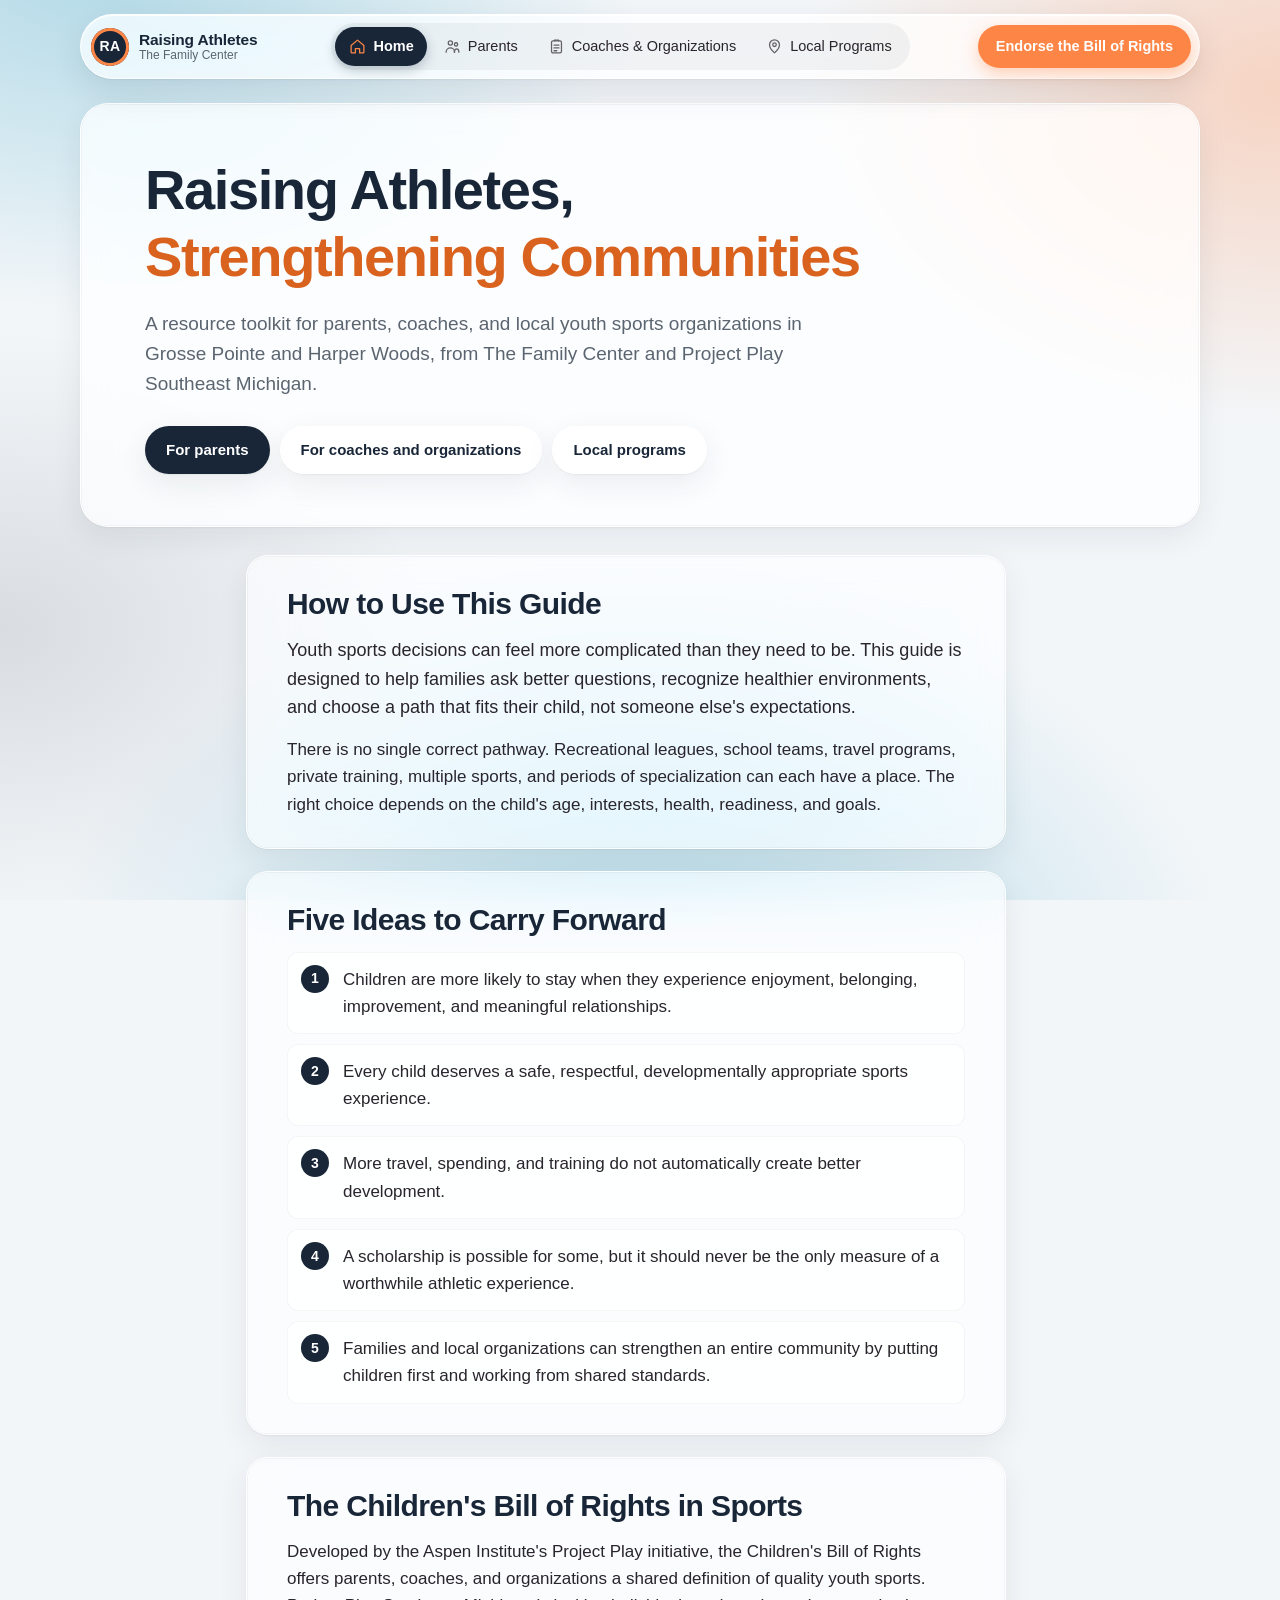
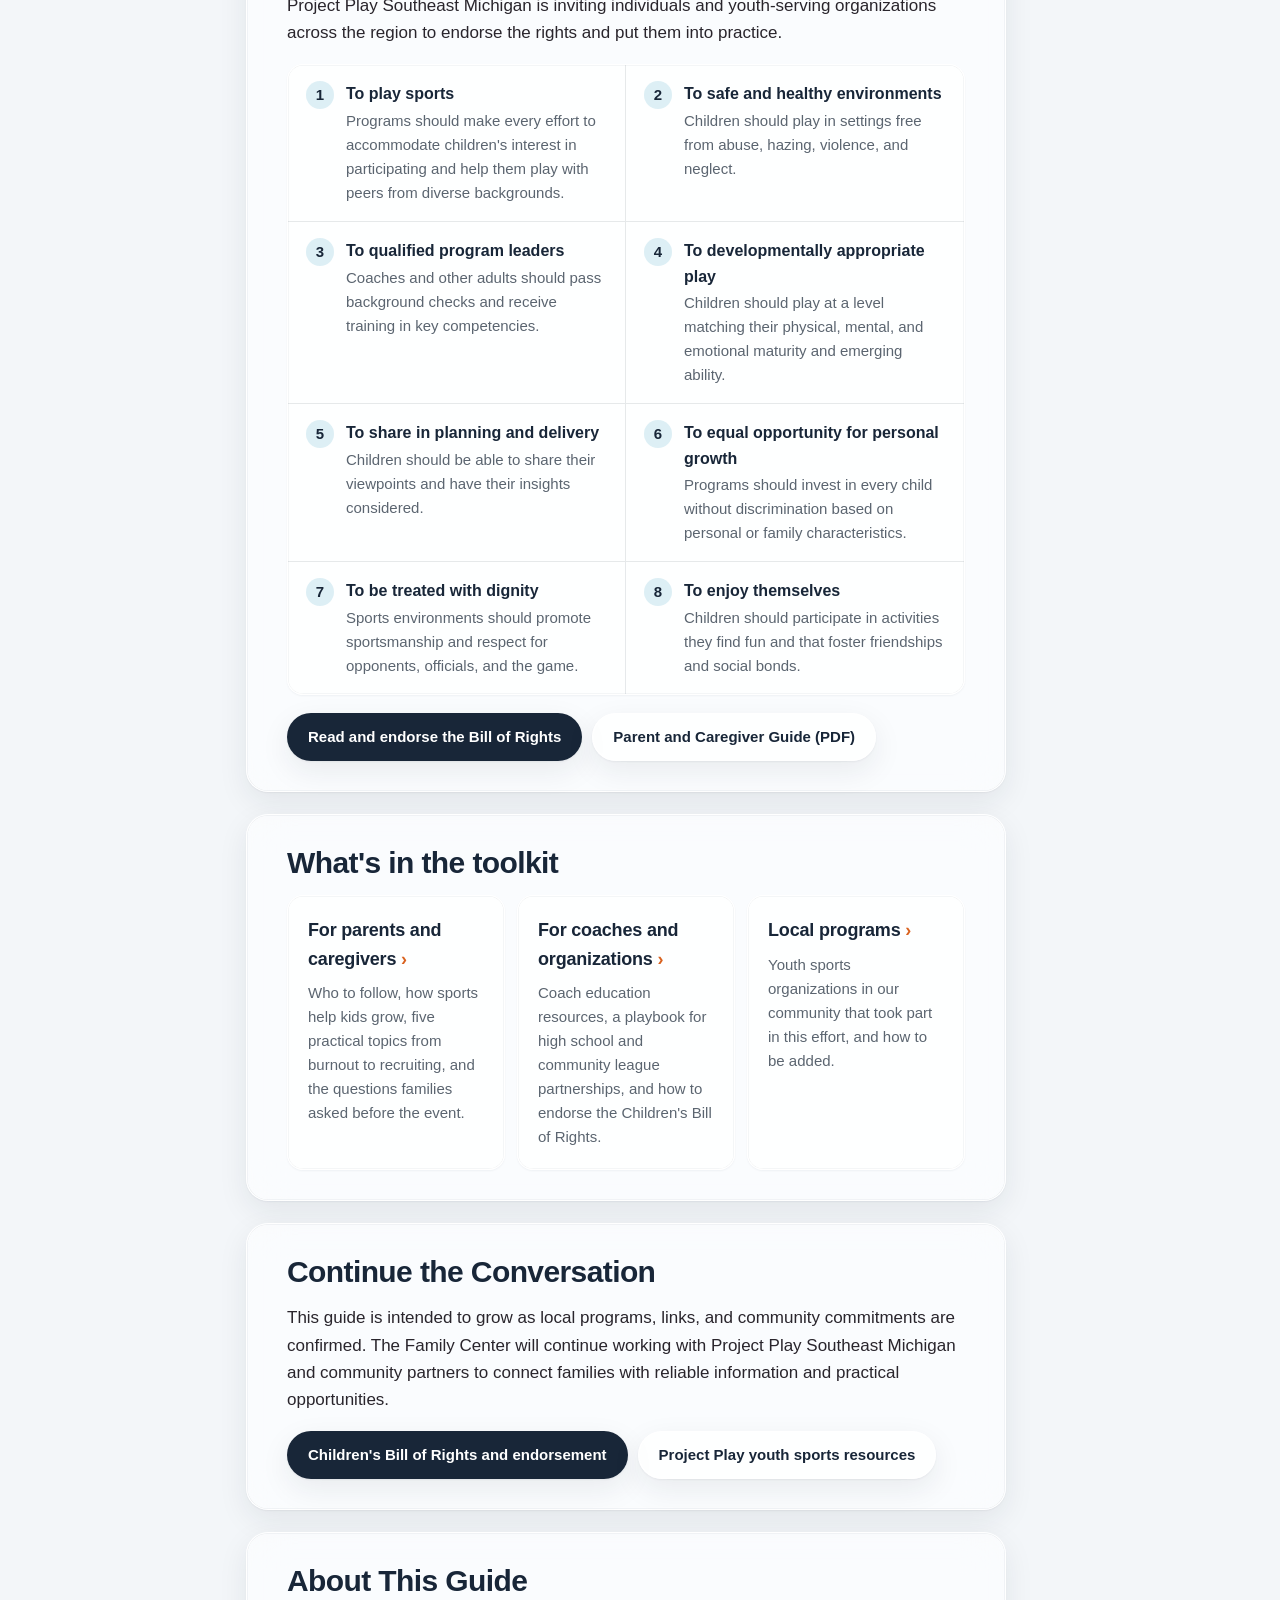
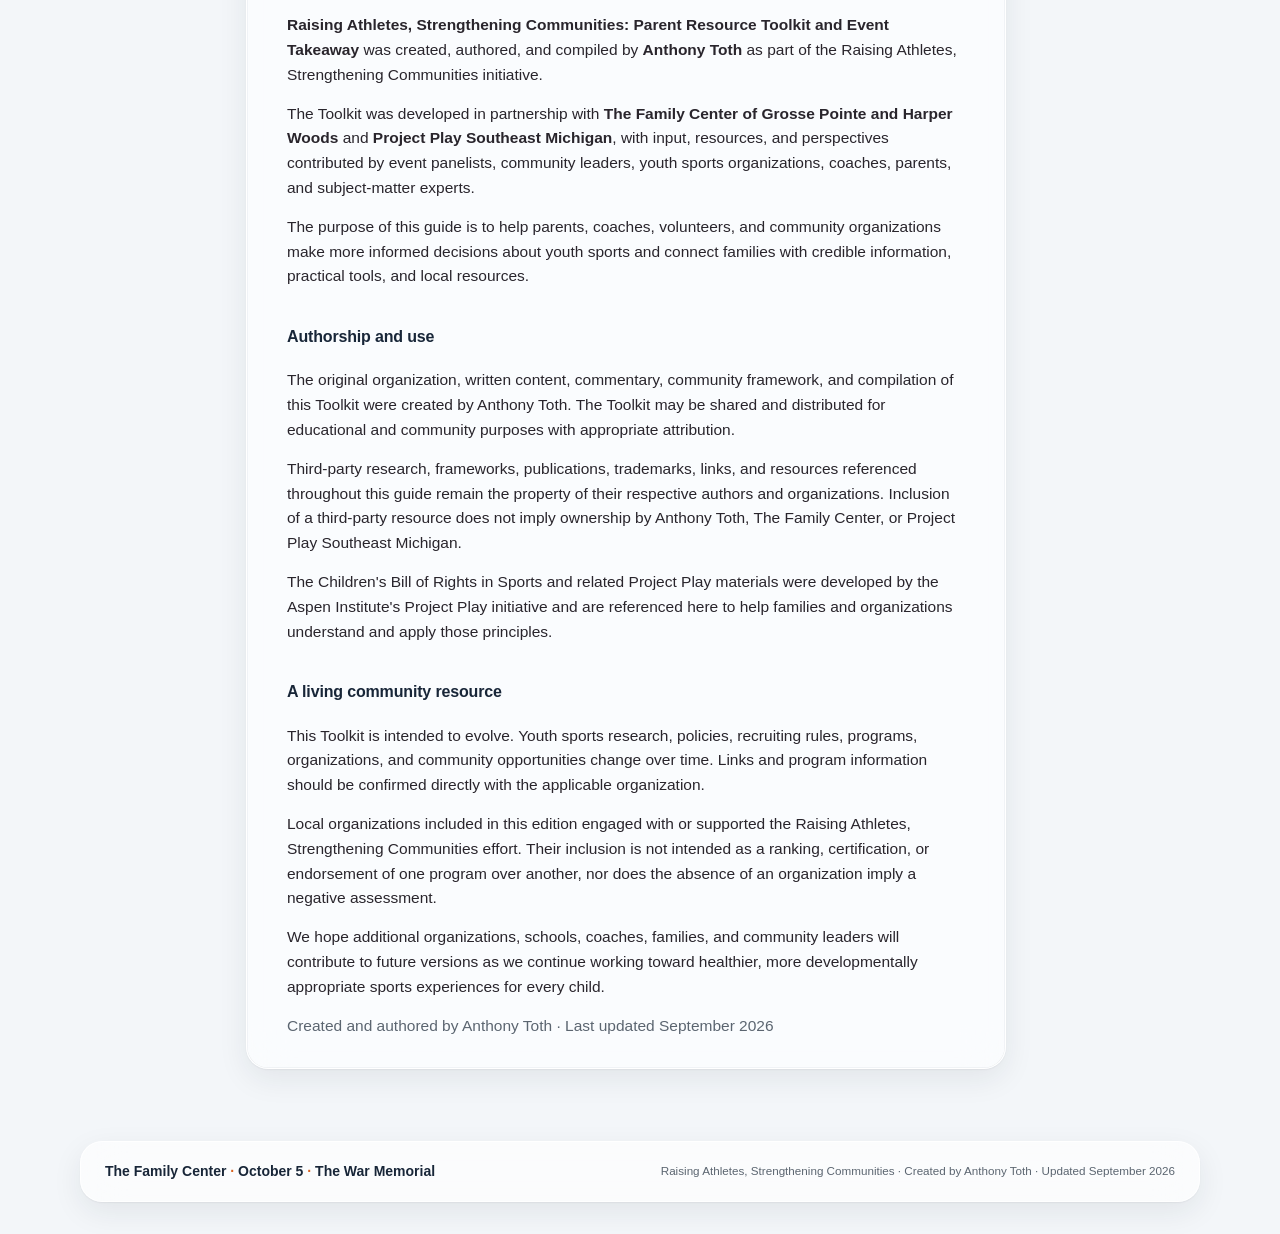
<file: index.html>
<!doctype html>
<html lang="en">
<head>
<meta charset="utf-8">
<meta name="viewport" content="width=device-width, initial-scale=1, viewport-fit=cover">
<title>Raising Athletes Toolkit</title>
<link rel="stylesheet" href="styles.css">
</head>
<body>
<nav class="sitenav" aria-label="Toolkit pages"><div class="inner"><a class="brand" href="index.html" aria-label="Raising Athletes Toolkit home"><span class="mark" aria-hidden="true">RA</span><span class="words"><b>Raising Athletes</b><small>The Family Center</small></span></a><ul><span class="slider" aria-hidden="true"></span><li><a href="index.html" aria-current="page"><svg viewBox="0 0 24 24" width="17" height="17" fill="none" stroke="currentColor" stroke-width="1.8" stroke-linecap="round" stroke-linejoin="round" aria-hidden="true"><path d="M3 10.5 12 3l9 7.5V20a1 1 0 0 1-1 1h-5v-6h-6v6H4a1 1 0 0 1-1-1z"/></svg><span class="full">Home</span><span class="short">Home</span></a></li><li><a href="parents.html"><svg viewBox="0 0 24 24" width="17" height="17" fill="none" stroke="currentColor" stroke-width="1.8" stroke-linecap="round" stroke-linejoin="round" aria-hidden="true"><circle cx="9" cy="7" r="3"/><circle cx="17" cy="9" r="2.3"/><path d="M3 20c0-3.3 2.7-6 6-6s6 2.7 6 6"/><path d="M14.5 20c.2-2.6 1.4-4.5 3.5-4.5 2 0 3 1.6 3 4.5"/></svg><span class="full">Parents</span><span class="short">Parents</span></a></li><li><a href="coaches-organizations.html"><svg viewBox="0 0 24 24" width="17" height="17" fill="none" stroke="currentColor" stroke-width="1.8" stroke-linecap="round" stroke-linejoin="round" aria-hidden="true"><rect x="5" y="4" width="14" height="17" rx="2"/><path d="M9 4V3h6v1"/><path d="M8.5 10h7M8.5 14h7M8.5 18h4"/></svg><span class="full">Coaches &amp; Organizations</span><span class="short">Coaches</span></a></li><li><a href="local-programs.html"><svg viewBox="0 0 24 24" width="17" height="17" fill="none" stroke="currentColor" stroke-width="1.8" stroke-linecap="round" stroke-linejoin="round" aria-hidden="true"><path d="M12 21s-7-6.2-7-11.5A7 7 0 0 1 19 9.5C19 14.8 12 21 12 21z"/><circle cx="12" cy="9.5" r="2.5"/></svg><span class="full">Local Programs</span><span class="short">Local</span></a></li></ul><a class="nav-cta" href="https://www.projectplaysemi.org/cboris/"><span class="full">Endorse the Bill of Rights</span><span class="short">Endorse</span></a></div></nav><header class="hero">
  <div class="hero-inner">
    <h1>Raising Athletes, <span>Strengthening Communities</span></h1>
    <p class="lede">A resource toolkit for parents, coaches, and local youth sports organizations in Grosse Pointe and Harper Woods, from The Family Center and Project Play Southeast Michigan.</p>
    <div class="paths" aria-label="Start here">
      <a class="path" href="parents.html">For parents</a>
      <a class="path" href="coaches-organizations.html">For coaches and organizations</a>
      <a class="path" href="local-programs.html">Local programs</a>
    </div>
  </div>
</header><div class="single"><main><section id="how-to-use">
      <div class="sec-head"><p class="eyebrow">Start here</p><h2>How to Use This Guide</h2></div>
      <div class="stack">
        <p class="lead">Youth sports decisions can feel more complicated than they need to be. This guide is designed to help families ask better questions, recognize healthier environments, and choose a path that fits their child, not someone else's expectations.</p>
        <p>There is no single correct pathway. Recreational leagues, school teams, travel programs, private training, multiple sports, and periods of specialization can each have a place. The right choice depends on the child's age, interests, health, readiness, and goals.</p>
      </div>
    </section><section id="five-ideas">
      <div class="sec-head"><p class="eyebrow">The big picture</p><h2>Five Ideas to Carry Forward</h2></div>
      <ol class="ideas">
        <li>Children are more likely to stay when they experience enjoyment, belonging, improvement, and meaningful relationships.</li>
        <li>Every child deserves a safe, respectful, developmentally appropriate sports experience.</li>
        <li>More travel, spending, and training do not automatically create better development.</li>
        <li>A scholarship is possible for some, but it should never be the only measure of a worthwhile athletic experience.</li>
        <li>Families and local organizations can strengthen an entire community by putting children first and working from shared standards.</li>
      </ol>
    </section><section id="bill-of-rights">
      <div class="sec-head"><p class="eyebrow">A shared standard</p><h2>The Children's Bill of Rights in Sports</h2></div>
      <p style="margin-bottom:18px">Developed by the Aspen Institute's Project Play initiative, the Children's Bill of Rights offers parents, coaches, and organizations a shared definition of quality youth sports. Project Play Southeast Michigan is inviting individuals and youth-serving organizations across the region to endorse the rights and put them into practice.</p>
      <div class="rights">
        <div class="right"><span class="n">1</span><b>To play sports</b><p>Programs should make every effort to accommodate children's interest in participating and help them play with peers from diverse backgrounds.</p></div>
        <div class="right"><span class="n">2</span><b>To safe and healthy environments</b><p>Children should play in settings free from abuse, hazing, violence, and neglect.</p></div>
        <div class="right"><span class="n">3</span><b>To qualified program leaders</b><p>Coaches and other adults should pass background checks and receive training in key competencies.</p></div>
        <div class="right"><span class="n">4</span><b>To developmentally appropriate play</b><p>Children should play at a level matching their physical, mental, and emotional maturity and emerging ability.</p></div>
        <div class="right"><span class="n">5</span><b>To share in planning and delivery</b><p>Children should be able to share their viewpoints and have their insights considered.</p></div>
        <div class="right"><span class="n">6</span><b>To equal opportunity for personal growth</b><p>Programs should invest in every child without discrimination based on personal or family characteristics.</p></div>
        <div class="right"><span class="n">7</span><b>To be treated with dignity</b><p>Sports environments should promote sportsmanship and respect for opponents, officials, and the game.</p></div>
        <div class="right"><span class="n">8</span><b>To enjoy themselves</b><p>Children should participate in activities they find fun and that foster friendships and social bonds.</p></div>
      </div>
      <div class="btn-row">
        <a class="btn primary" href="https://www.projectplaysemi.org/cboris/">Read and endorse the Bill of Rights</a>
        <a class="btn" href="https://www.projectplaysemi.org/wp-content/uploads/2026/08/CBORIS_A-Guide-for-Parents-and-Caregivers.pdf">Parent and Caregiver Guide (PDF)</a>
      </div>
    </section><section id="explore">
  <div class="sec-head"><h2>What's in the toolkit</h2></div>
  <div class="doors">
    <a class="door" href="parents.html"><b>For parents and caregivers</b><p>Who to follow, how sports help kids grow, five practical topics from burnout to recruiting, and the questions families asked before the event.</p></a>
    <a class="door" href="coaches-organizations.html"><b>For coaches and organizations</b><p>Coach education resources, a playbook for high school and community league partnerships, and how to endorse the Children's Bill of Rights.</p></a>
    <a class="door" href="local-programs.html"><b>Local programs</b><p>Youth sports organizations in our community that took part in this effort, and how to be added.</p></a>
  </div>
</section><section id="continue">
  <div class="sec-head"><p class="eyebrow">A living resource</p><h2>Continue the Conversation</h2></div>
  <p>This guide is intended to grow as local programs, links, and community commitments are confirmed. The Family Center will continue working with Project Play Southeast Michigan and community partners to connect families with reliable information and practical opportunities.</p>
  <div class="btn-row">
    <a class="btn primary" href="https://www.projectplaysemi.org/cboris/">Children's Bill of Rights and endorsement</a>
    <a class="btn" href="https://projectplay.org/youth-sports/playbook">Project Play youth sports resources</a>
  </div>
</section><section id="about" class="about">
      <div class="sec-head"><p class="eyebrow">Credits</p><h2>About This Guide</h2></div>
      <div class="stack">
        <p><b>Raising Athletes, Strengthening Communities: Parent Resource Toolkit and Event Takeaway</b> was created, authored, and compiled by <b>Anthony Toth</b> as part of the Raising Athletes, Strengthening Communities initiative.</p>
        <p>The Toolkit was developed in partnership with <b>The Family Center of Grosse Pointe and Harper Woods</b> and <b>Project Play Southeast Michigan</b>, with input, resources, and perspectives contributed by event panelists, community leaders, youth sports organizations, coaches, parents, and subject-matter experts.</p>
        <p>The purpose of this guide is to help parents, coaches, volunteers, and community organizations make more informed decisions about youth sports and connect families with credible information, practical tools, and local resources.</p>
        <h3>Authorship and use</h3>
        <p>The original organization, written content, commentary, community framework, and compilation of this Toolkit were created by Anthony Toth. The Toolkit may be shared and distributed for educational and community purposes with appropriate attribution.</p>
        <p>Third-party research, frameworks, publications, trademarks, links, and resources referenced throughout this guide remain the property of their respective authors and organizations. Inclusion of a third-party resource does not imply ownership by Anthony Toth, The Family Center, or Project Play Southeast Michigan.</p>
        <p>The Children's Bill of Rights in Sports and related Project Play materials were developed by the Aspen Institute's Project Play initiative and are referenced here to help families and organizations understand and apply those principles.</p>
        <h3>A living community resource</h3>
        <p>This Toolkit is intended to evolve. Youth sports research, policies, recruiting rules, programs, organizations, and community opportunities change over time. Links and program information should be confirmed directly with the applicable organization.</p>
        <p>Local organizations included in this edition engaged with or supported the Raising Athletes, Strengthening Communities effort. Their inclusion is not intended as a ranking, certification, or endorsement of one program over another, nor does the absence of an organization imply a negative assessment.</p>
        <p>We hope additional organizations, schools, coaches, families, and community leaders will contribute to future versions as we continue working toward healthier, more developmentally appropriate sports experiences for every child.</p>
        <p class="muted">Created and authored by Anthony Toth · Last updated September 2026</p>
      </div>
    </section></main></div><footer><div class="inner"><span class="mark">The Family Center <span>·</span> October 5 <span>·</span> The War Memorial</span><small>Raising Athletes, Strengthening Communities · Created by Anthony Toth · Updated September 2026</small></div></footer>
<script src="site.js"></script>
</body>
</html>
</file>
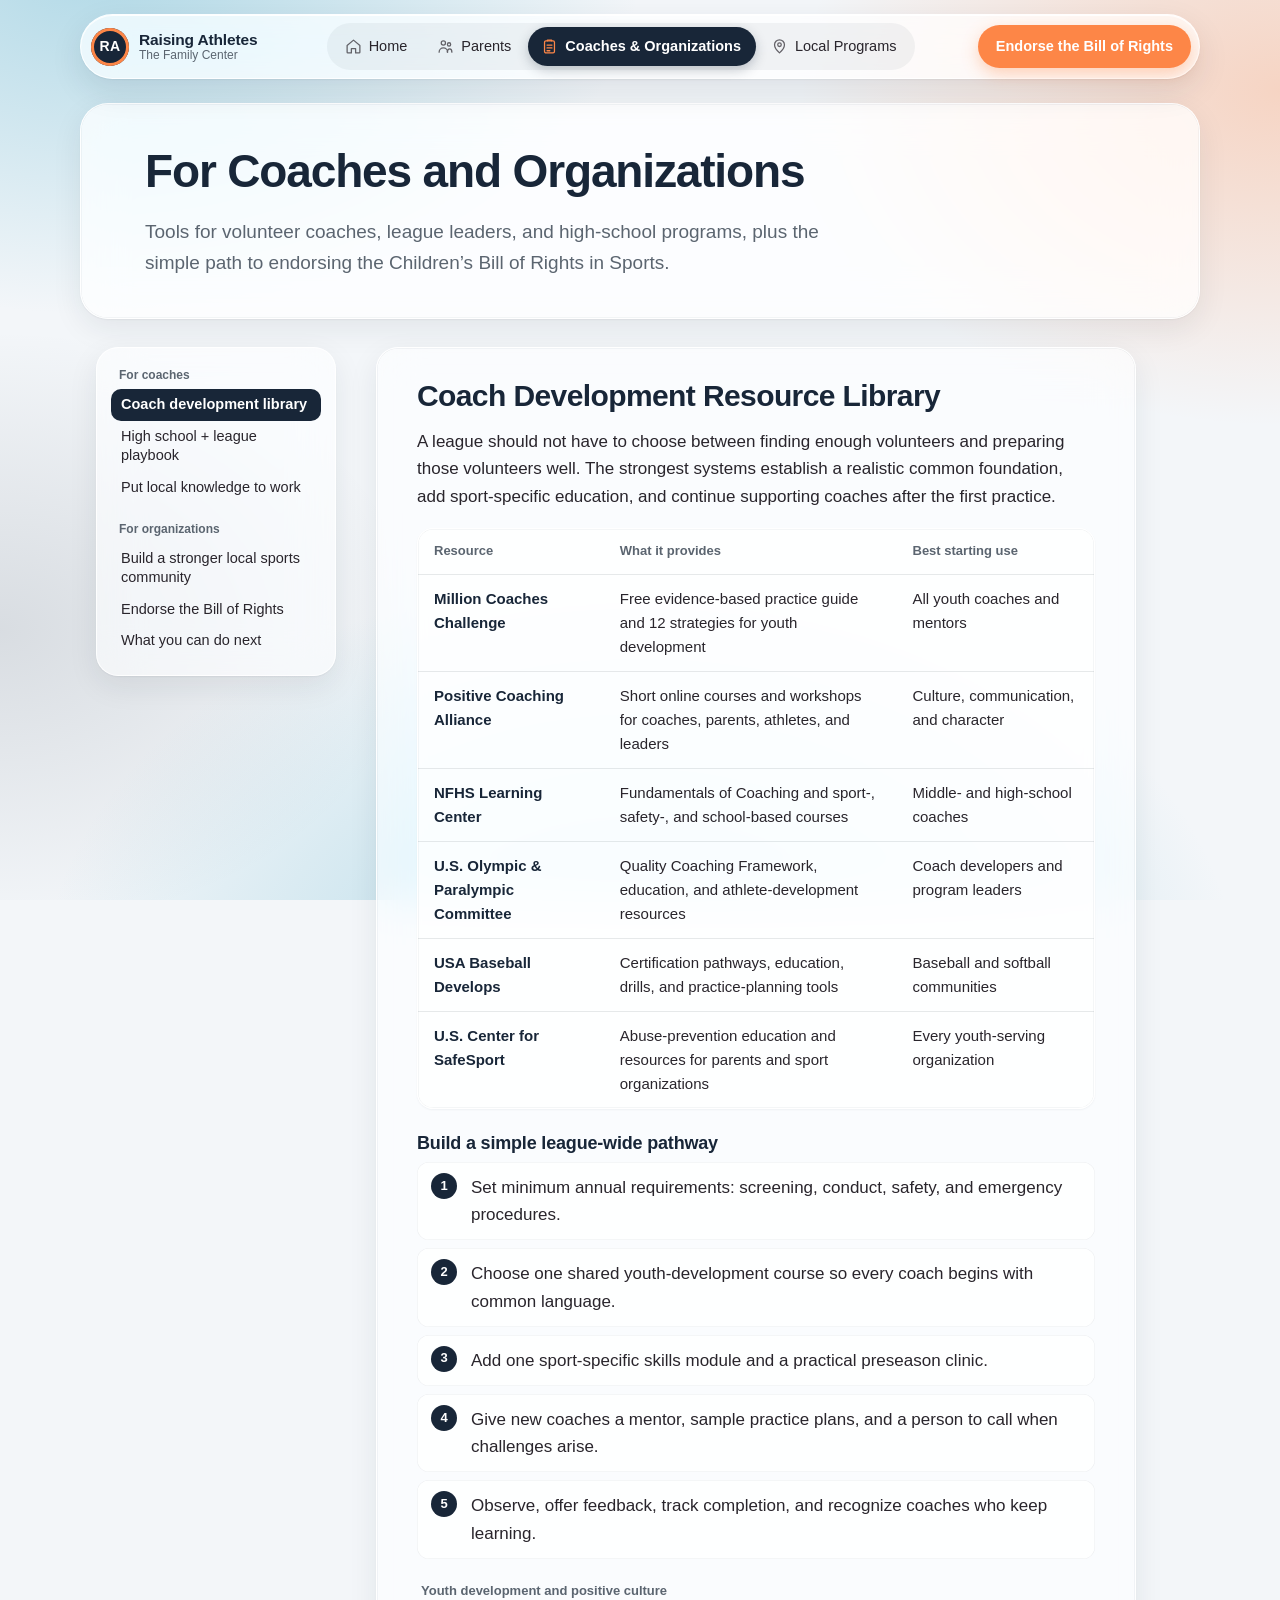
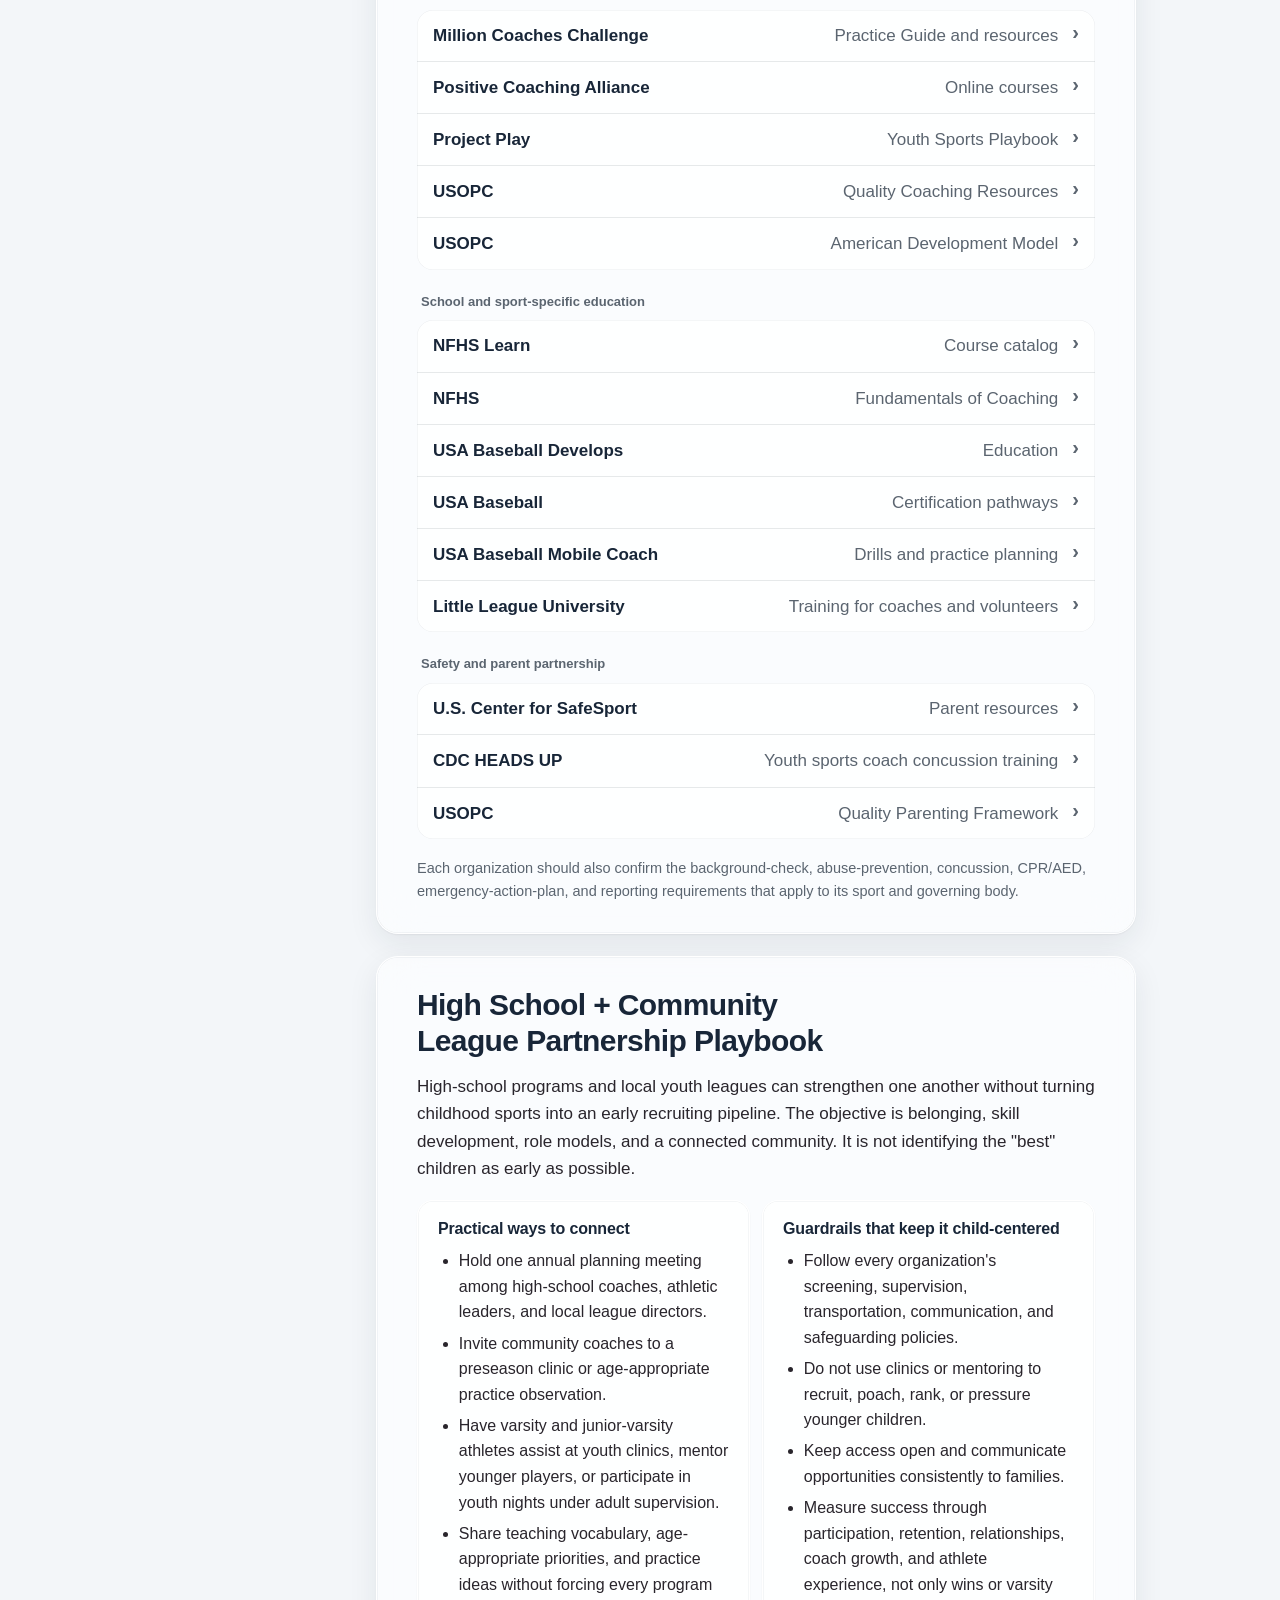
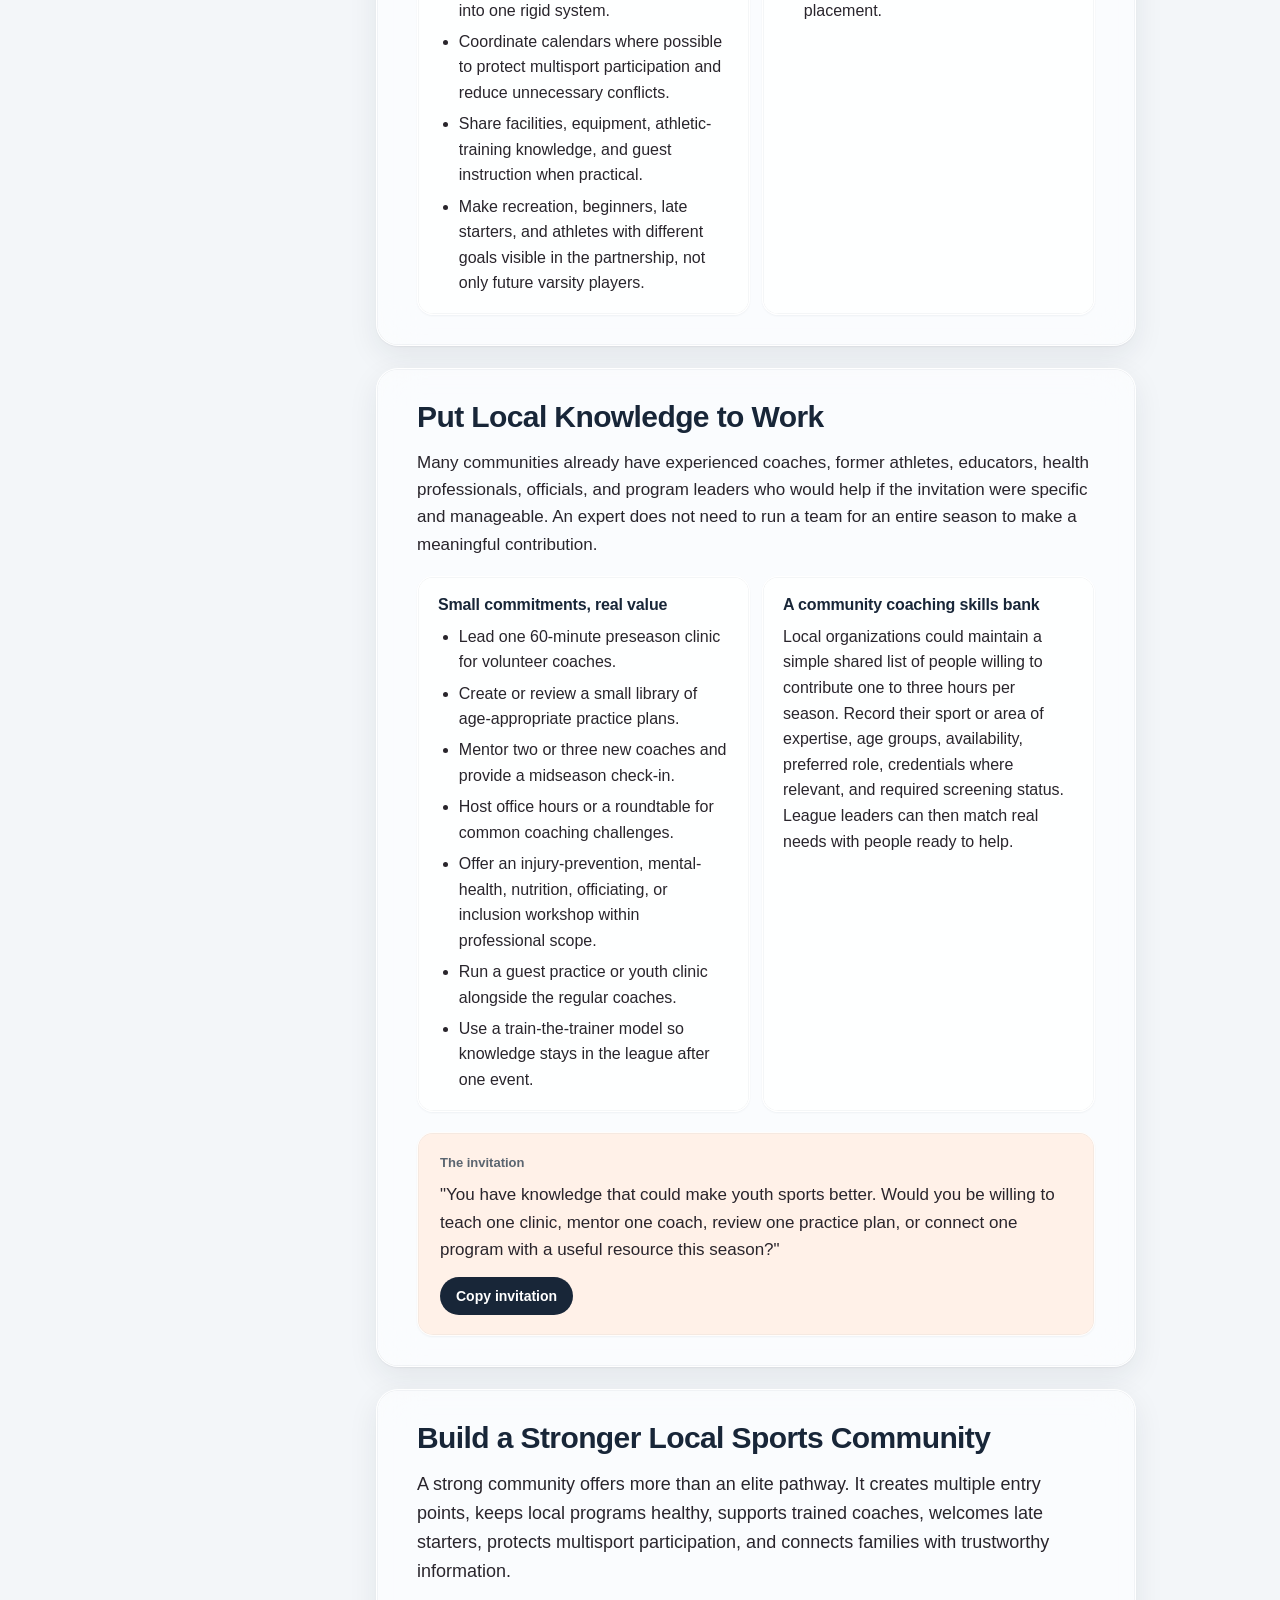
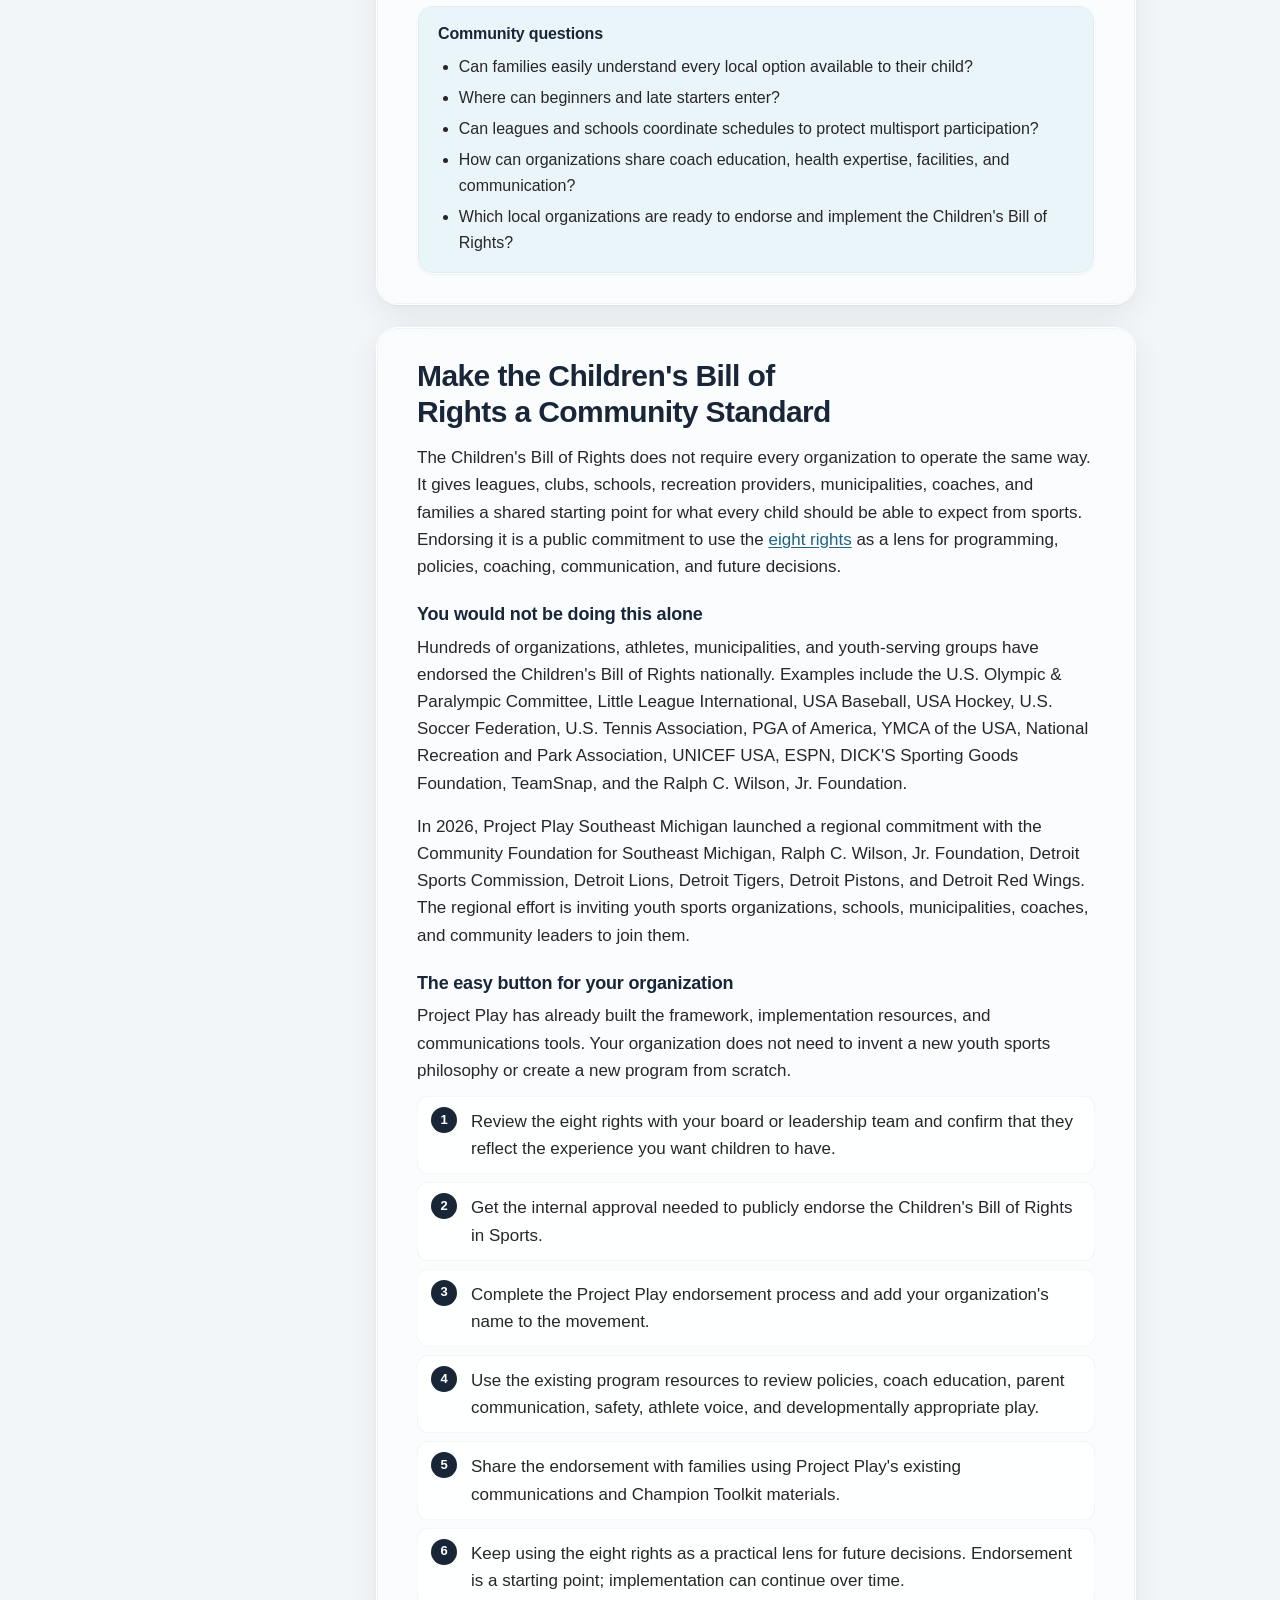
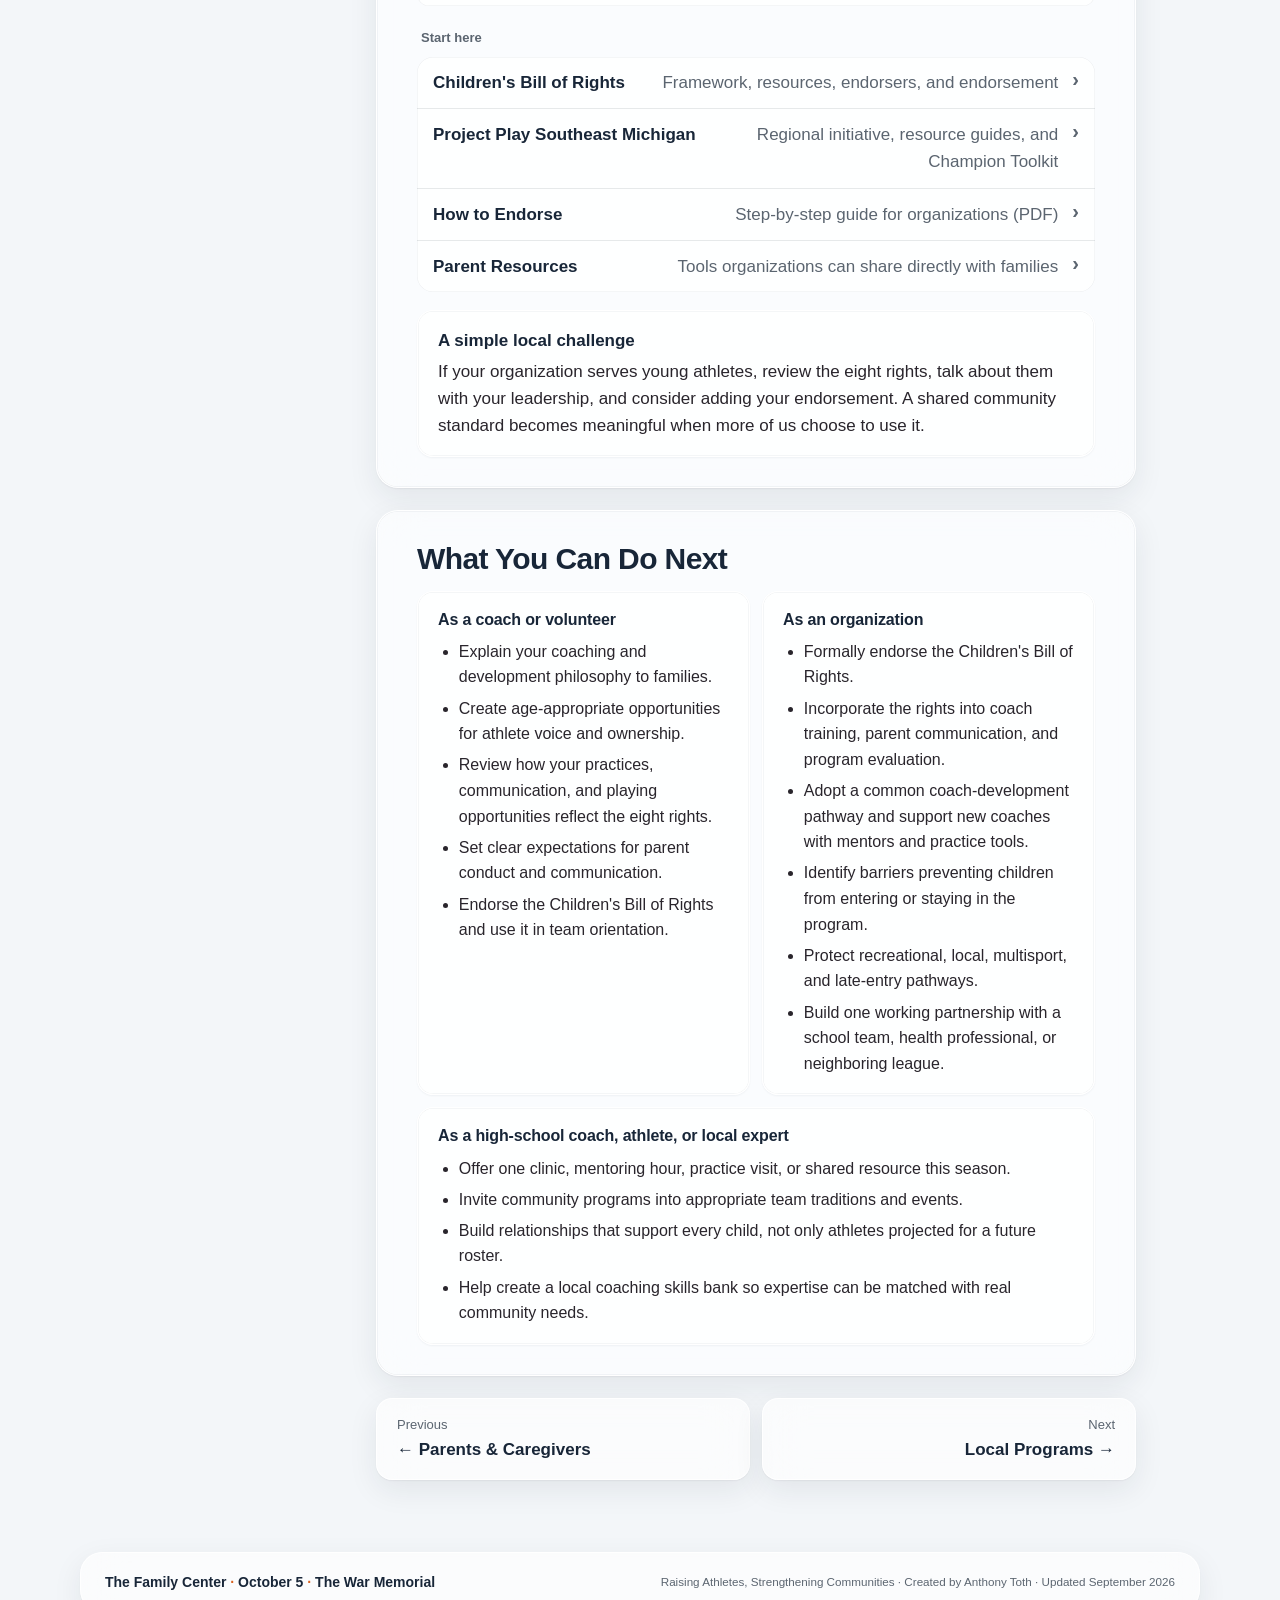
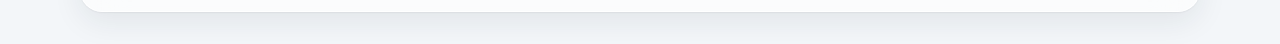
<file: coaches-organizations.html>
<!doctype html>
<html lang="en">
<head>
<meta charset="utf-8">
<meta name="viewport" content="width=device-width, initial-scale=1, viewport-fit=cover">
<title>For Coaches & Organizations · Raising Athletes</title>
<link rel="stylesheet" href="styles.css">
</head>
<body>
<nav class="sitenav" aria-label="Toolkit pages"><div class="inner"><a class="brand" href="index.html" aria-label="Raising Athletes Toolkit home"><span class="mark" aria-hidden="true">RA</span><span class="words"><b>Raising Athletes</b><small>The Family Center</small></span></a><ul><span class="slider" aria-hidden="true"></span><li><a href="index.html"><svg viewBox="0 0 24 24" width="17" height="17" fill="none" stroke="currentColor" stroke-width="1.8" stroke-linecap="round" stroke-linejoin="round" aria-hidden="true"><path d="M3 10.5 12 3l9 7.5V20a1 1 0 0 1-1 1h-5v-6h-6v6H4a1 1 0 0 1-1-1z"/></svg><span class="full">Home</span><span class="short">Home</span></a></li><li><a href="parents.html"><svg viewBox="0 0 24 24" width="17" height="17" fill="none" stroke="currentColor" stroke-width="1.8" stroke-linecap="round" stroke-linejoin="round" aria-hidden="true"><circle cx="9" cy="7" r="3"/><circle cx="17" cy="9" r="2.3"/><path d="M3 20c0-3.3 2.7-6 6-6s6 2.7 6 6"/><path d="M14.5 20c.2-2.6 1.4-4.5 3.5-4.5 2 0 3 1.6 3 4.5"/></svg><span class="full">Parents</span><span class="short">Parents</span></a></li><li><a href="coaches-organizations.html" aria-current="page"><svg viewBox="0 0 24 24" width="17" height="17" fill="none" stroke="currentColor" stroke-width="1.8" stroke-linecap="round" stroke-linejoin="round" aria-hidden="true"><rect x="5" y="4" width="14" height="17" rx="2"/><path d="M9 4V3h6v1"/><path d="M8.5 10h7M8.5 14h7M8.5 18h4"/></svg><span class="full">Coaches &amp; Organizations</span><span class="short">Coaches</span></a></li><li><a href="local-programs.html"><svg viewBox="0 0 24 24" width="17" height="17" fill="none" stroke="currentColor" stroke-width="1.8" stroke-linecap="round" stroke-linejoin="round" aria-hidden="true"><path d="M12 21s-7-6.2-7-11.5A7 7 0 0 1 19 9.5C19 14.8 12 21 12 21z"/><circle cx="12" cy="9.5" r="2.5"/></svg><span class="full">Local Programs</span><span class="short">Local</span></a></li></ul><a class="nav-cta" href="https://www.projectplaysemi.org/cboris/"><span class="full">Endorse the Bill of Rights</span><span class="short">Endorse</span></a></div></nav><header class="hero small"><div class="hero-inner"><h1>For Coaches and Organizations</h1><p class="lede">Tools for volunteer coaches, league leaders, and high-school programs, plus the simple path to endorsing the Children&#8217;s Bill of Rights in Sports.</p></div></header><nav class="mobile-nav" aria-label="Jump to section"><label for="jump">Jump to section</label><select id="jump"></select></nav>
<div class="wrap"><aside class="toc" aria-label="On this page"><h4>For coaches</h4>
<a href="#coach-library">Coach development library</a>
<a href="#partnership">High school + league playbook</a>
<a href="#local-knowledge">Put local knowledge to work</a>
<h4>For organizations</h4>
<a href="#community">Build a stronger local sports community</a>
<a href="#endorse">Endorse the Bill of Rights</a>
<a href="#next">What you can do next</a></aside><main><section id="coach-library">
      <div class="sec-head"><p class="eyebrow">For coaches &amp; leaders</p><h2>Coach Development Resource Library</h2></div>
      <p style="margin-bottom:18px">A league should not have to choose between finding enough volunteers and preparing those volunteers well. The strongest systems establish a realistic common foundation, add sport-specific education, and continue supporting coaches after the first practice.</p>
      <div class="table-wrap">
        <table>
          <thead><tr><th>Resource</th><th>What it provides</th><th>Best starting use</th></tr></thead>
          <tbody>
            <tr><td>Million Coaches Challenge</td><td>Free evidence-based practice guide and 12 strategies for youth development</td><td>All youth coaches and mentors</td></tr>
            <tr><td>Positive Coaching Alliance</td><td>Short online courses and workshops for coaches, parents, athletes, and leaders</td><td>Culture, communication, and character</td></tr>
            <tr><td>NFHS Learning Center</td><td>Fundamentals of Coaching and sport-, safety-, and school-based courses</td><td>Middle- and high-school coaches</td></tr>
            <tr><td>U.S. Olympic &amp; Paralympic Committee</td><td>Quality Coaching Framework, education, and athlete-development resources</td><td>Coach developers and program leaders</td></tr>
            <tr><td>USA Baseball Develops</td><td>Certification pathways, education, drills, and practice-planning tools</td><td>Baseball and softball communities</td></tr>
            <tr><td>U.S. Center for SafeSport</td><td>Abuse-prevention education and resources for parents and sport organizations</td><td>Every youth-serving organization</td></tr>
          </tbody>
        </table>
      </div>
      <h3>Build a simple league-wide pathway</h3>
      <ol class="steps">
        <li>Set minimum annual requirements: screening, conduct, safety, and emergency procedures.</li>
        <li>Choose one shared youth-development course so every coach begins with common language.</li>
        <li>Add one sport-specific skills module and a practical preseason clinic.</li>
        <li>Give new coaches a mentor, sample practice plans, and a person to call when challenges arise.</li>
        <li>Observe, offer feedback, track completion, and recognize coaches who keep learning.</li>
      </ol>

      <p class="links-label">Youth development and positive culture</p>
      <ul class="links">
        <li><a href="https://www.millioncoaches.org/resources/">Million Coaches Challenge <span>Practice Guide and resources</span></a></li>
        <li><a href="https://positivecoach.org/training/online-courses/">Positive Coaching Alliance <span>Online courses</span></a></li>
        <li><a href="https://projectplay.org/youth-sports/playbook">Project Play <span>Youth Sports Playbook</span></a></li>
        <li><a href="https://www.usopc.org/quality-coaching-resources">USOPC <span>Quality Coaching Resources</span></a></li>
        <li><a href="https://www.usopc.org/ADM">USOPC <span>American Development Model</span></a></li>
      </ul>
      <p class="links-label">School and sport-specific education</p>
      <ul class="links">
        <li><a href="https://nfhslearn.com/courses">NFHS Learn <span>Course catalog</span></a></li>
        <li><a href="https://nfhslearn.com/courses/fundamentals-of-coaching">NFHS <span>Fundamentals of Coaching</span></a></li>
        <li><a href="https://usabdevelops.com/page/4824/education">USA Baseball Develops <span>Education</span></a></li>
        <li><a href="https://usabdevelops.com/page/5082/certification-pathways/18582/certification-pathways">USA Baseball <span>Certification pathways</span></a></li>
        <li><a href="https://usabdevelops.com/page/4835/mobile-coach">USA Baseball Mobile Coach <span>Drills and practice planning</span></a></li>
        <li><a href="https://www.littleleague.org/university/">Little League University <span>Training for coaches and volunteers</span></a></li>
      </ul>
      <p class="links-label">Safety and parent partnership</p>
      <ul class="links">
        <li><a href="https://uscenterforsafesport.org/parents/">U.S. Center for SafeSport <span>Parent resources</span></a></li>
        <li><a href="https://www.cdc.gov/heads-up/training/youth-sports.html">CDC HEADS UP <span>Youth sports coach concussion training</span></a></li>
        <li><a href="https://www.usopc.org/quality-parenting-framework">USOPC <span>Quality Parenting Framework</span></a></li>
      </ul>
      <p class="note">Each organization should also confirm the background-check, abuse-prevention, concussion, CPR/AED, emergency-action-plan, and reporting requirements that apply to its sport and governing body.</p>
    </section><section id="partnership">
      <div class="sec-head"><p class="eyebrow">For coaches &amp; leaders</p><h2>High School + Community League Partnership Playbook</h2></div>
      <p style="margin-bottom:18px">High-school programs and local youth leagues can strengthen one another without turning childhood sports into an early recruiting pipeline. The objective is belonging, skill development, role models, and a connected community. It is not identifying the "best" children as early as possible.</p>
      <div class="two">
        <div class="panel"><h3>Practical ways to connect</h3><ul>
          <li>Hold one annual planning meeting among high-school coaches, athletic leaders, and local league directors.</li>
          <li>Invite community coaches to a preseason clinic or age-appropriate practice observation.</li>
          <li>Have varsity and junior-varsity athletes assist at youth clinics, mentor younger players, or participate in youth nights under adult supervision.</li>
          <li>Share teaching vocabulary, age-appropriate priorities, and practice ideas without forcing every program into one rigid system.</li>
          <li>Coordinate calendars where possible to protect multisport participation and reduce unnecessary conflicts.</li>
          <li>Share facilities, equipment, athletic-training knowledge, and guest instruction when practical.</li>
          <li>Make recreation, beginners, late starters, and athletes with different goals visible in the partnership, not only future varsity players.</li>
        </ul></div>
        <div class="panel"><h3>Guardrails that keep it child-centered</h3><ul>
          <li>Follow every organization's screening, supervision, transportation, communication, and safeguarding policies.</li>
          <li>Do not use clinics or mentoring to recruit, poach, rank, or pressure younger children.</li>
          <li>Keep access open and communicate opportunities consistently to families.</li>
          <li>Measure success through participation, retention, relationships, coach growth, and athlete experience, not only wins or varsity placement.</li>
        </ul></div>
      </div>
    </section><section id="local-knowledge">
      <div class="sec-head"><p class="eyebrow">For coaches &amp; leaders</p><h2>Put Local Knowledge to Work</h2></div>
      <p style="margin-bottom:18px">Many communities already have experienced coaches, former athletes, educators, health professionals, officials, and program leaders who would help if the invitation were specific and manageable. An expert does not need to run a team for an entire season to make a meaningful contribution.</p>
      <div class="two">
        <div class="panel"><h3>Small commitments, real value</h3><ul>
          <li>Lead one 60-minute preseason clinic for volunteer coaches.</li>
          <li>Create or review a small library of age-appropriate practice plans.</li>
          <li>Mentor two or three new coaches and provide a midseason check-in.</li>
          <li>Host office hours or a roundtable for common coaching challenges.</li>
          <li>Offer an injury-prevention, mental-health, nutrition, officiating, or inclusion workshop within professional scope.</li>
          <li>Run a guest practice or youth clinic alongside the regular coaches.</li>
          <li>Use a train-the-trainer model so knowledge stays in the league after one event.</li>
        </ul></div>
        <div class="panel"><h3>A community coaching skills bank</h3>
          <p style="font-size:16px">Local organizations could maintain a simple shared list of people willing to contribute one to three hours per season. Record their sport or area of expertise, age groups, availability, preferred role, credentials where relevant, and required screening status. League leaders can then match real needs with people ready to help.</p></div>
      </div>
      <div class="quote">
        <p class="eyebrow">The invitation</p>
        <blockquote id="invite-msg">"You have knowledge that could make youth sports better. Would you be willing to teach one clinic, mentor one coach, review one practice plan, or connect one program with a useful resource this season?"</blockquote>
        <button class="copy" type="button" data-copy="invite-msg">Copy invitation</button>
      </div>
    </section><section id="community">
      <div class="sec-head"><p class="eyebrow">For organizations</p><h2>Build a Stronger Local Sports Community</h2></div>
      <p class="lead">A strong community offers more than an elite pathway. It creates multiple entry points, keeps local programs healthy, supports trained coaches, welcomes late starters, protects multisport participation, and connects families with trustworthy information.</p>
      <div class="panel ask" style="margin-top:20px"><h3>Community questions</h3><ul>
        <li>Can families easily understand every local option available to their child?</li>
        <li>Where can beginners and late starters enter?</li>
        <li>Can leagues and schools coordinate schedules to protect multisport participation?</li>
        <li>How can organizations share coach education, health expertise, facilities, and communication?</li>
        <li>Which local organizations are ready to endorse and implement the Children's Bill of Rights?</li>
      </ul></div>
    </section><section id="endorse">
      <div class="sec-head"><p class="eyebrow">For organizations</p><h2>Make the Children's Bill of Rights a Community Standard</h2></div>
      <p style="margin-bottom:8px">The Children's Bill of Rights does not require every organization to operate the same way. It gives leagues, clubs, schools, recreation providers, municipalities, coaches, and families a shared starting point for what every child should be able to expect from sports. Endorsing it is a public commitment to use the <a href="index.html#bill-of-rights">eight rights</a> as a lens for programming, policies, coaching, communication, and future decisions.</p>

      <h3>You would not be doing this alone</h3>
      <p>Hundreds of organizations, athletes, municipalities, and youth-serving groups have endorsed the Children's Bill of Rights nationally. Examples include the U.S. Olympic &amp; Paralympic Committee, Little League International, USA Baseball, USA Hockey, U.S. Soccer Federation, U.S. Tennis Association, PGA of America, YMCA of the USA, National Recreation and Park Association, UNICEF USA, ESPN, DICK'S Sporting Goods Foundation, TeamSnap, and the Ralph C. Wilson, Jr. Foundation.</p>
      <p style="margin-top:16px">In 2026, Project Play Southeast Michigan launched a regional commitment with the Community Foundation for Southeast Michigan, Ralph C. Wilson, Jr. Foundation, Detroit Sports Commission, Detroit Lions, Detroit Tigers, Detroit Pistons, and Detroit Red Wings. The regional effort is inviting youth sports organizations, schools, municipalities, coaches, and community leaders to join them.</p>

      <h3>The easy button for your organization</h3>
      <p style="margin-bottom:12px">Project Play has already built the framework, implementation resources, and communications tools. Your organization does not need to invent a new youth sports philosophy or create a new program from scratch.</p>
      <ol class="steps">
        <li>Review the eight rights with your board or leadership team and confirm that they reflect the experience you want children to have.</li>
        <li>Get the internal approval needed to publicly endorse the Children's Bill of Rights in Sports.</li>
        <li>Complete the Project Play endorsement process and add your organization's name to the movement.</li>
        <li>Use the existing program resources to review policies, coach education, parent communication, safety, athlete voice, and developmentally appropriate play.</li>
        <li>Share the endorsement with families using Project Play's existing communications and Champion Toolkit materials.</li>
        <li>Keep using the eight rights as a practical lens for future decisions. Endorsement is a starting point; implementation can continue over time.</li>
      </ol>
      <p class="links-label">Start here</p>
      <ul class="links">
        <li><a href="https://projectplay.org/childrens-rights-and-sports">Children's Bill of Rights <span>Framework, resources, endorsers, and endorsement</span></a></li>
        <li><a href="https://www.projectplaysemi.org/cboris/">Project Play Southeast Michigan <span>Regional initiative, resource guides, and Champion Toolkit</span></a></li>
        <li><a href="https://www.aspeninstitute.org/wp-content/uploads/2025/10/How-to-Endorse-the-Bill-of-Rights-2025.pdf">How to Endorse <span>Step-by-step guide for organizations (PDF)</span></a></li>
        <li><a href="https://projectplay.org/parent-resources">Parent Resources <span>Tools organizations can share directly with families</span></a></li>
      </ul>
      <div class="callout"><b>A simple local challenge</b>If your organization serves young athletes, review the eight rights, talk about them with your leadership, and consider adding your endorsement. A shared community standard becomes meaningful when more of us choose to use it.</div>
    </section><section id="next">
  <div class="sec-head"><p class="eyebrow">Take one step</p><h2>What You Can Do Next</h2></div>
  <div class="two">
    <div class="panel"><h3>As a coach or volunteer</h3><ul>
      <li>Explain your coaching and development philosophy to families.</li>
      <li>Create age-appropriate opportunities for athlete voice and ownership.</li>
      <li>Review how your practices, communication, and playing opportunities reflect the eight rights.</li>
      <li>Set clear expectations for parent conduct and communication.</li>
      <li>Endorse the Children's Bill of Rights and use it in team orientation.</li>
    </ul></div>
    <div class="panel"><h3>As an organization</h3><ul>
      <li>Formally endorse the Children's Bill of Rights.</li>
      <li>Incorporate the rights into coach training, parent communication, and program evaluation.</li>
      <li>Adopt a common coach-development pathway and support new coaches with mentors and practice tools.</li>
      <li>Identify barriers preventing children from entering or staying in the program.</li>
      <li>Protect recreational, local, multisport, and late-entry pathways.</li>
      <li>Build one working partnership with a school team, health professional, or neighboring league.</li>
    </ul></div>
    <div class="panel" style="grid-column:1/-1"><h3>As a high-school coach, athlete, or local expert</h3><ul>
      <li>Offer one clinic, mentoring hour, practice visit, or shared resource this season.</li>
      <li>Invite community programs into appropriate team traditions and events.</li>
      <li>Build relationships that support every child, not only athletes projected for a future roster.</li>
      <li>Help create a local coaching skills bank so expertise can be matched with real community needs.</li>
    </ul></div>
  </div>
</section><div class="pager"><a href="parents.html"><small>Previous</small><b>← Parents & Caregivers</b></a><a class="next" href="local-programs.html"><small>Next</small><b>Local Programs →</b></a></div></main></div><footer><div class="inner"><span class="mark">The Family Center <span>·</span> October 5 <span>·</span> The War Memorial</span><small>Raising Athletes, Strengthening Communities · Created by Anthony Toth · Updated September 2026</small></div></footer>
<script src="site.js"></script>
</body>
</html>
</file>
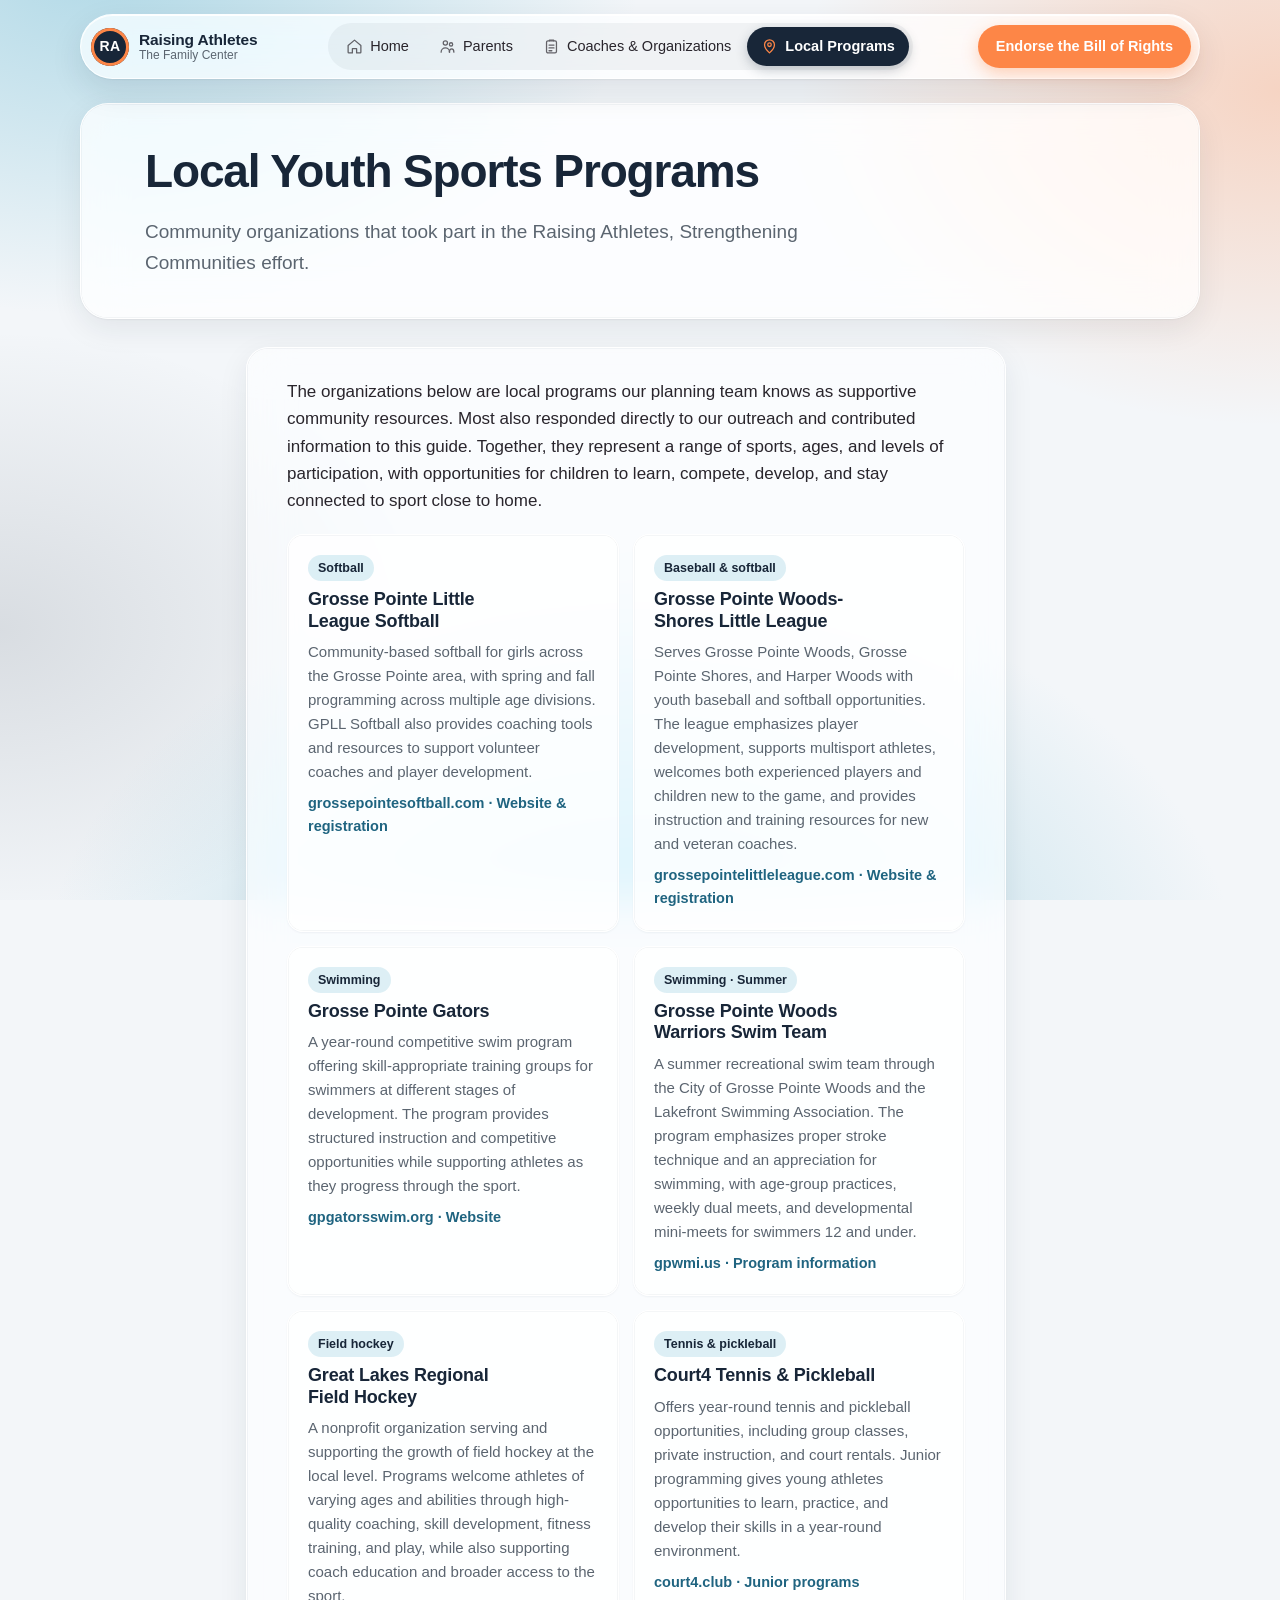
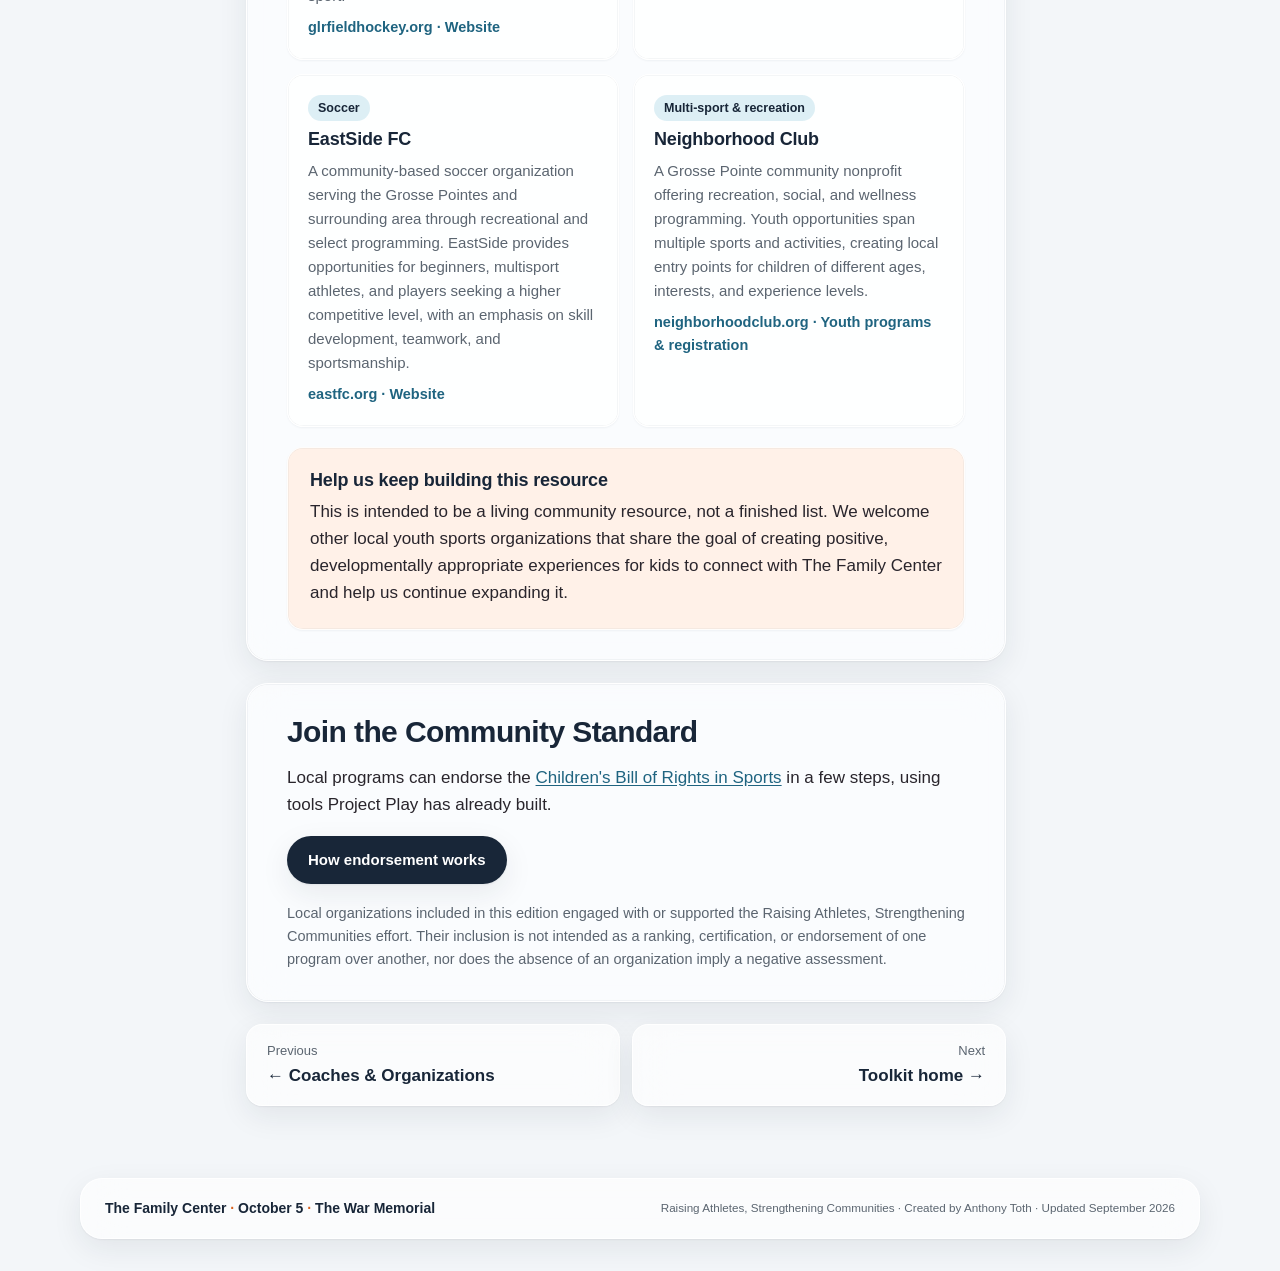
<file: local-programs.html>
<!doctype html>
<html lang="en">
<head>
<meta charset="utf-8">
<meta name="viewport" content="width=device-width, initial-scale=1, viewport-fit=cover">
<title>Local Programs · Raising Athletes</title>
<link rel="stylesheet" href="styles.css">
</head>
<body>
<nav class="sitenav" aria-label="Toolkit pages"><div class="inner"><a class="brand" href="index.html" aria-label="Raising Athletes Toolkit home"><span class="mark" aria-hidden="true">RA</span><span class="words"><b>Raising Athletes</b><small>The Family Center</small></span></a><ul><span class="slider" aria-hidden="true"></span><li><a href="index.html"><svg viewBox="0 0 24 24" width="17" height="17" fill="none" stroke="currentColor" stroke-width="1.8" stroke-linecap="round" stroke-linejoin="round" aria-hidden="true"><path d="M3 10.5 12 3l9 7.5V20a1 1 0 0 1-1 1h-5v-6h-6v6H4a1 1 0 0 1-1-1z"/></svg><span class="full">Home</span><span class="short">Home</span></a></li><li><a href="parents.html"><svg viewBox="0 0 24 24" width="17" height="17" fill="none" stroke="currentColor" stroke-width="1.8" stroke-linecap="round" stroke-linejoin="round" aria-hidden="true"><circle cx="9" cy="7" r="3"/><circle cx="17" cy="9" r="2.3"/><path d="M3 20c0-3.3 2.7-6 6-6s6 2.7 6 6"/><path d="M14.5 20c.2-2.6 1.4-4.5 3.5-4.5 2 0 3 1.6 3 4.5"/></svg><span class="full">Parents</span><span class="short">Parents</span></a></li><li><a href="coaches-organizations.html"><svg viewBox="0 0 24 24" width="17" height="17" fill="none" stroke="currentColor" stroke-width="1.8" stroke-linecap="round" stroke-linejoin="round" aria-hidden="true"><rect x="5" y="4" width="14" height="17" rx="2"/><path d="M9 4V3h6v1"/><path d="M8.5 10h7M8.5 14h7M8.5 18h4"/></svg><span class="full">Coaches &amp; Organizations</span><span class="short">Coaches</span></a></li><li><a href="local-programs.html" aria-current="page"><svg viewBox="0 0 24 24" width="17" height="17" fill="none" stroke="currentColor" stroke-width="1.8" stroke-linecap="round" stroke-linejoin="round" aria-hidden="true"><path d="M12 21s-7-6.2-7-11.5A7 7 0 0 1 19 9.5C19 14.8 12 21 12 21z"/><circle cx="12" cy="9.5" r="2.5"/></svg><span class="full">Local Programs</span><span class="short">Local</span></a></li></ul><a class="nav-cta" href="https://www.projectplaysemi.org/cboris/"><span class="full">Endorse the Bill of Rights</span><span class="short">Endorse</span></a></div></nav><header class="hero small"><div class="hero-inner"><h1>Local Youth Sports Programs</h1><p class="lede">Community organizations that took part in the Raising Athletes, Strengthening Communities effort.</p></div></header><div class="single"><main><section id="local-orgs">
<!-- TO ADD AN ORGANIZATION: copy one <div class="org">...</div> block below, paste it at the end of the list, and edit the sport, name, description, and link. -->
      
      <p>The organizations below are local programs our planning team knows as supportive community resources. Most also responded directly to our outreach and contributed information to this guide. Together, they represent a range of sports, ages, and levels of participation, with opportunities for children to learn, compete, develop, and stay connected to sport close to home.</p>
      <div class="orgs">
        <div class="org"><span class="sport">Softball</span><h3>Grosse Pointe Little League Softball</h3><p>Community-based softball for girls across the Grosse Pointe area, with spring and fall programming across multiple age divisions. GPLL Softball also provides coaching tools and resources to support volunteer coaches and player development.</p><a href="https://www.grossepointesoftball.com/">grossepointesoftball.com · Website &amp; registration</a></div>
        <div class="org"><span class="sport">Baseball &amp; softball</span><h3>Grosse Pointe Woods-Shores Little League</h3><p>Serves Grosse Pointe Woods, Grosse Pointe Shores, and Harper Woods with youth baseball and softball opportunities. The league emphasizes player development, supports multisport athletes, welcomes both experienced players and children new to the game, and provides instruction and training resources for new and veteran coaches.</p><a href="https://www.grossepointelittleleague.com/">grossepointelittleleague.com · Website &amp; registration</a></div>
        <div class="org"><span class="sport">Swimming</span><h3>Grosse Pointe Gators</h3><p>A year-round competitive swim program offering skill-appropriate training groups for swimmers at different stages of development. The program provides structured instruction and competitive opportunities while supporting athletes as they progress through the sport.</p><a href="https://www.gpgatorsswim.org/">gpgatorsswim.org · Website</a></div>
        <div class="org"><span class="sport">Swimming · Summer</span><h3>Grosse Pointe Woods Warriors Swim Team</h3><p>A summer recreational swim team through the City of Grosse Pointe Woods and the Lakefront Swimming Association. The program emphasizes proper stroke technique and an appreciation for swimming, with age-group practices, weekly dual meets, and developmental mini-meets for swimmers 12 and under.</p><a href="https://www.gpwmi.us/parksrec/page/woods-warriors-swim-team">gpwmi.us · Program information</a></div>
        <div class="org"><span class="sport">Field hockey</span><h3>Great Lakes Regional Field Hockey</h3><p>A nonprofit organization serving and supporting the growth of field hockey at the local level. Programs welcome athletes of varying ages and abilities through high-quality coaching, skill development, fitness training, and play, while also supporting coach education and broader access to the sport.</p><a href="https://glrfieldhockey.org/">glrfieldhockey.org · Website</a></div>
        <div class="org"><span class="sport">Tennis &amp; pickleball</span><h3>Court4 Tennis &amp; Pickleball</h3><p>Offers year-round tennis and pickleball opportunities, including group classes, private instruction, and court rentals. Junior programming gives young athletes opportunities to learn, practice, and develop their skills in a year-round environment.</p><a href="https://www.court4.club/juniors">court4.club · Junior programs</a></div>
        <div class="org"><span class="sport">Soccer</span><h3>EastSide FC</h3><p>A community-based soccer organization serving the Grosse Pointes and surrounding area through recreational and select programming. EastSide provides opportunities for beginners, multisport athletes, and players seeking a higher competitive level, with an emphasis on skill development, teamwork, and sportsmanship.</p><a href="https://eastfc.org/">eastfc.org · Website</a></div>
        <div class="org"><span class="sport">Multi-sport &amp; recreation</span><h3>Neighborhood Club</h3><p>A Grosse Pointe community nonprofit offering recreation, social, and wellness programming. Youth opportunities span multiple sports and activities, creating local entry points for children of different ages, interests, and experience levels.</p><a href="https://www.neighborhoodclub.org/register/category.asp?activity=Youth">neighborhoodclub.org · Youth programs &amp; registration</a></div>
      </div>
      <div class="join">
        <h3>Help us keep building this resource</h3>
        <p>This is intended to be a living community resource, not a finished list. We welcome other local youth sports organizations that share the goal of creating positive, developmentally appropriate experiences for kids to connect with The Family Center and help us continue expanding it.</p>
      </div>
    </section><section id="endorse-cta">
  <div class="sec-head"><p class="eyebrow">For local organizations</p><h2>Join the Community Standard</h2></div>
  <p>Local programs can endorse the <a href="index.html#bill-of-rights">Children's Bill of Rights in Sports</a> in a few steps, using tools Project Play has already built.</p>
  <div class="btn-row"><a class="btn primary" href="coaches-organizations.html#endorse">How endorsement works</a></div>
  <p class="note">Local organizations included in this edition engaged with or supported the Raising Athletes, Strengthening Communities effort. Their inclusion is not intended as a ranking, certification, or endorsement of one program over another, nor does the absence of an organization imply a negative assessment.</p>
</section><div class="pager"><a href="coaches-organizations.html"><small>Previous</small><b>← Coaches & Organizations</b></a><a class="next" href="index.html"><small>Next</small><b>Toolkit home →</b></a></div></main></div><footer><div class="inner"><span class="mark">The Family Center <span>·</span> October 5 <span>·</span> The War Memorial</span><small>Raising Athletes, Strengthening Communities · Created by Anthony Toth · Updated September 2026</small></div></footer>
<script src="site.js"></script>
</body>
</html>
</file>
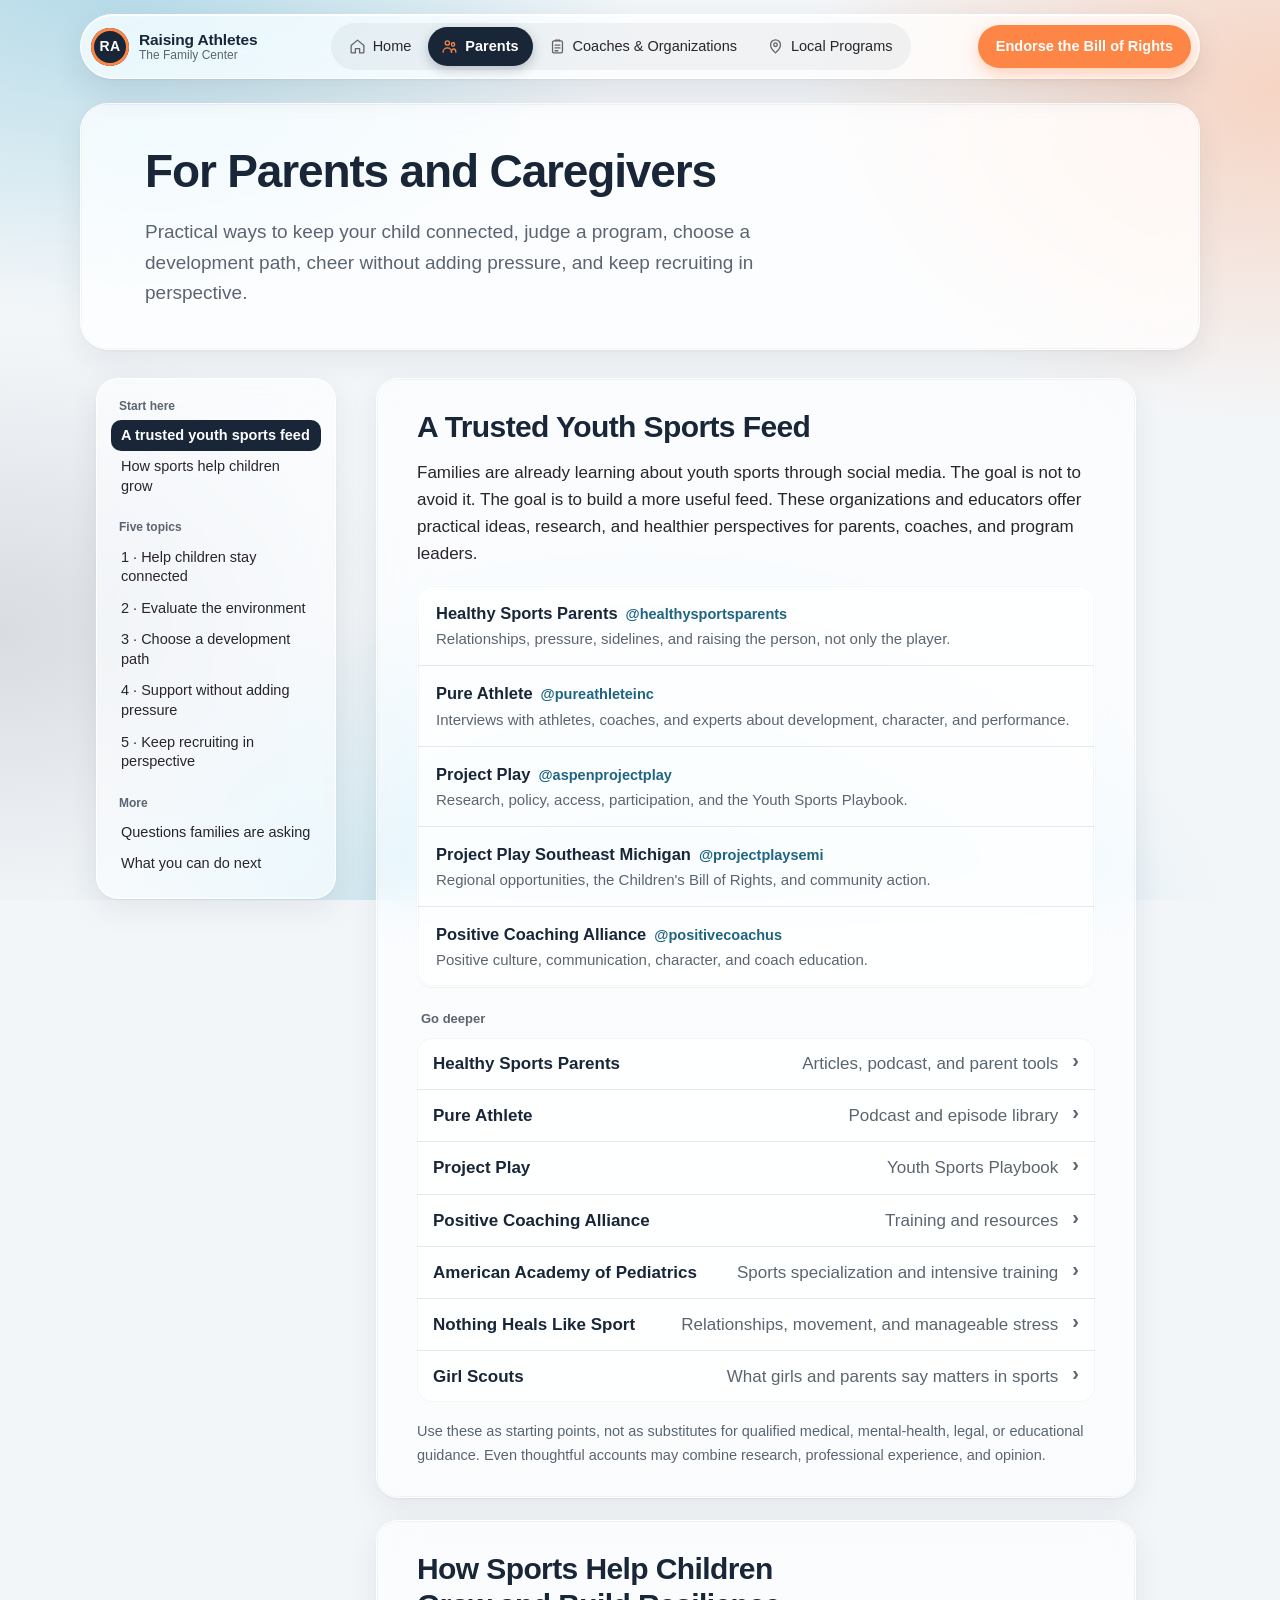
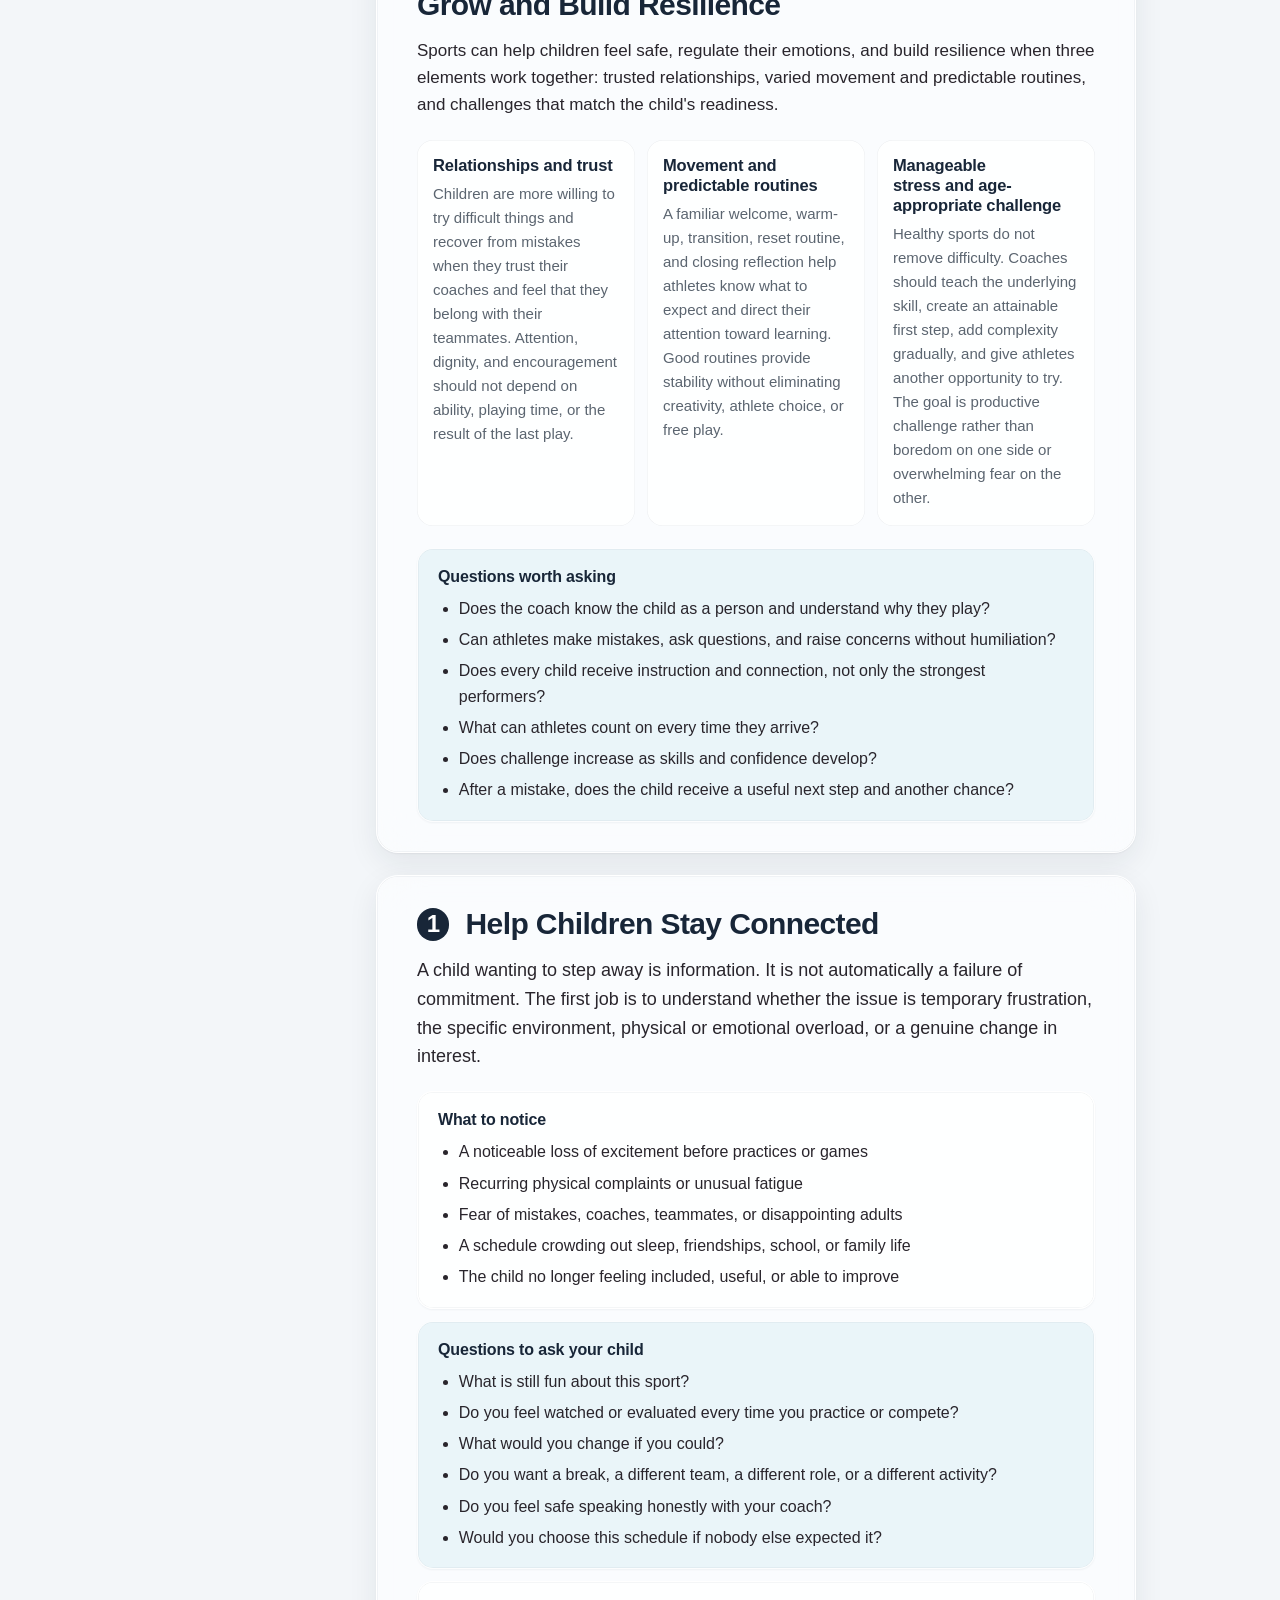
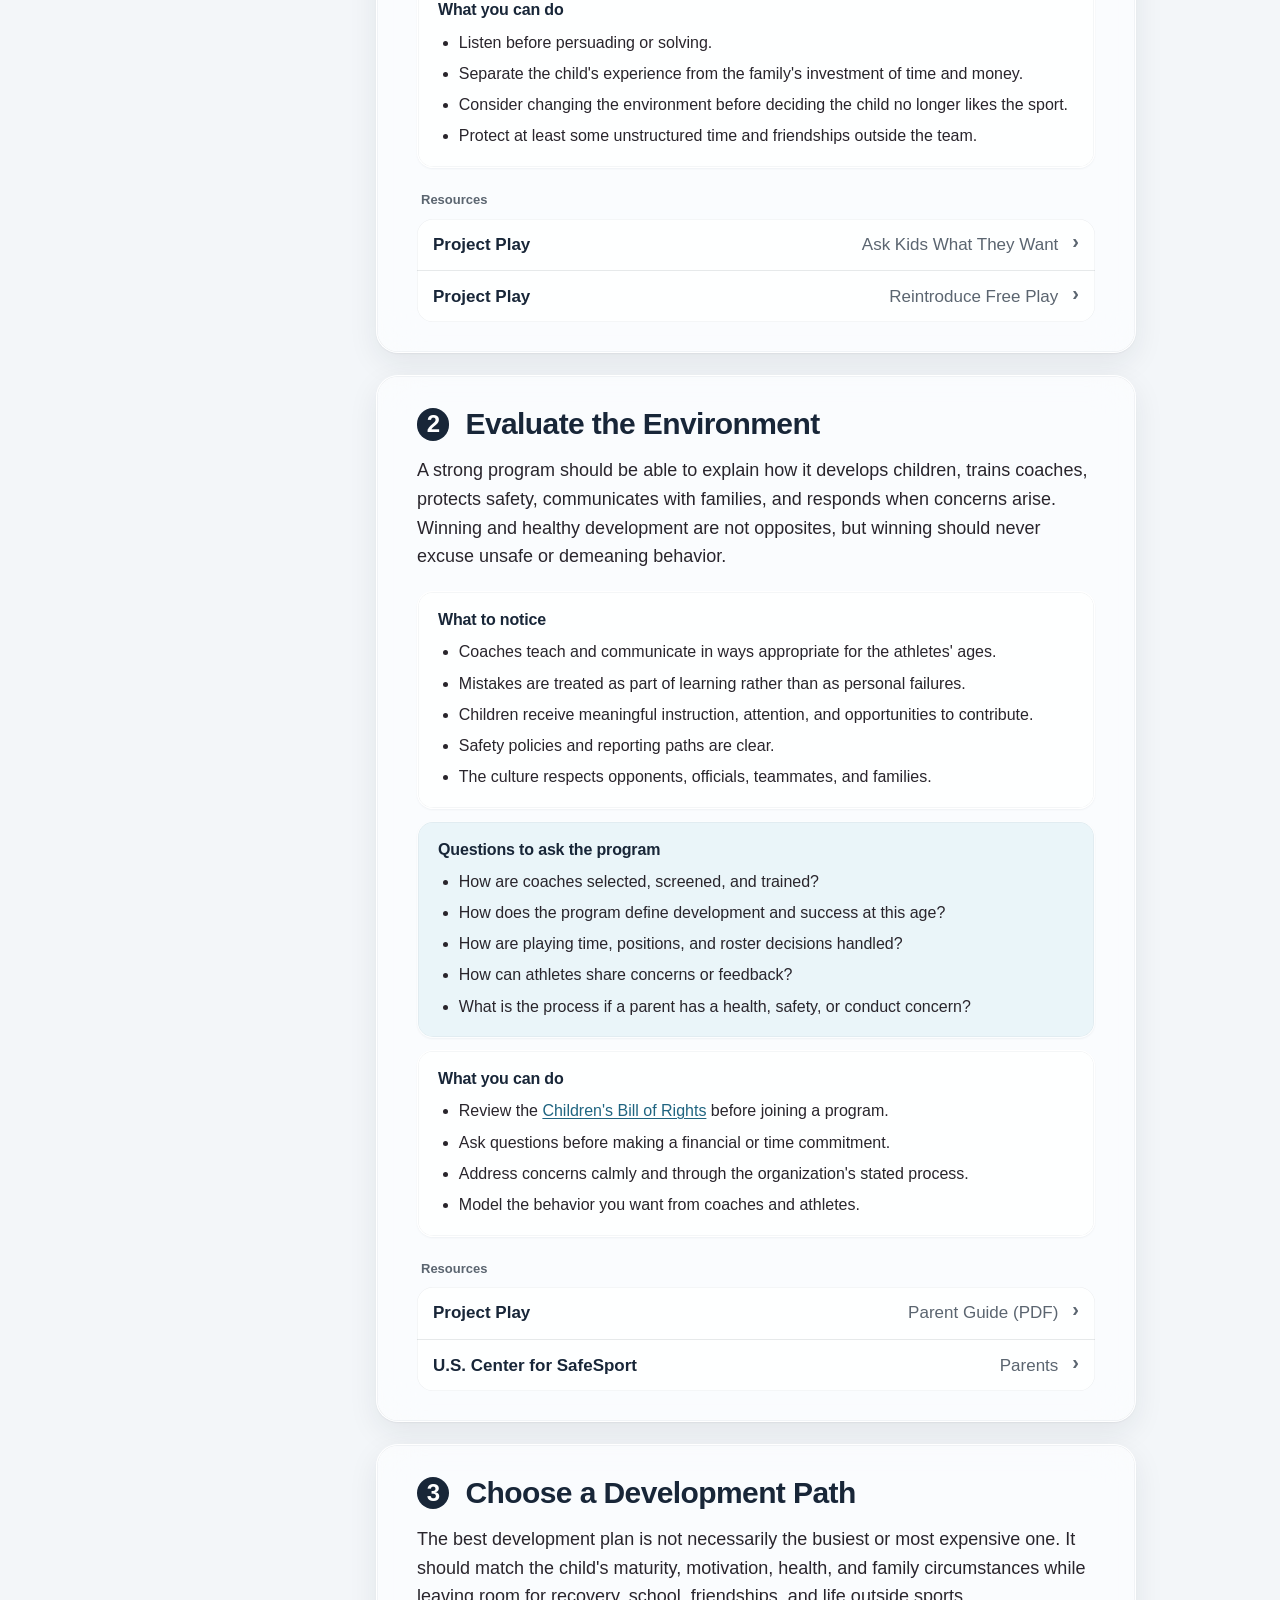
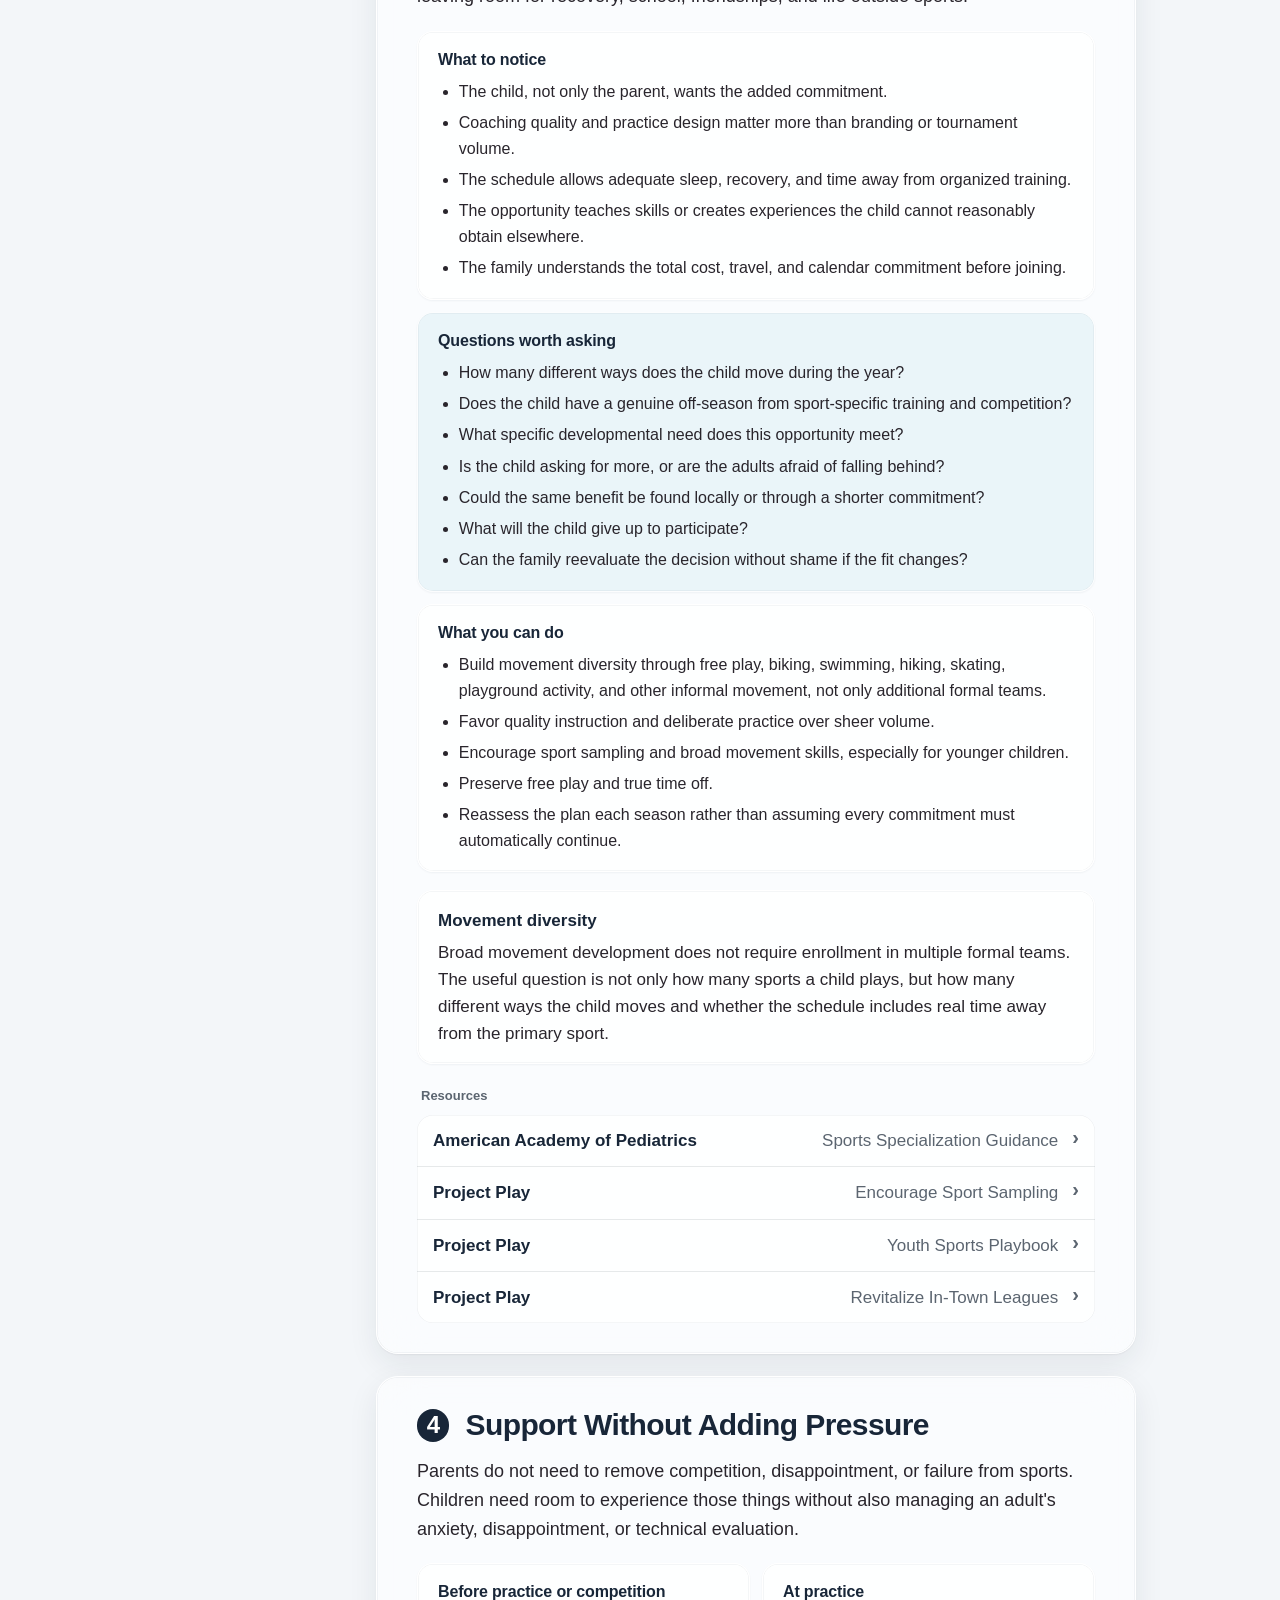
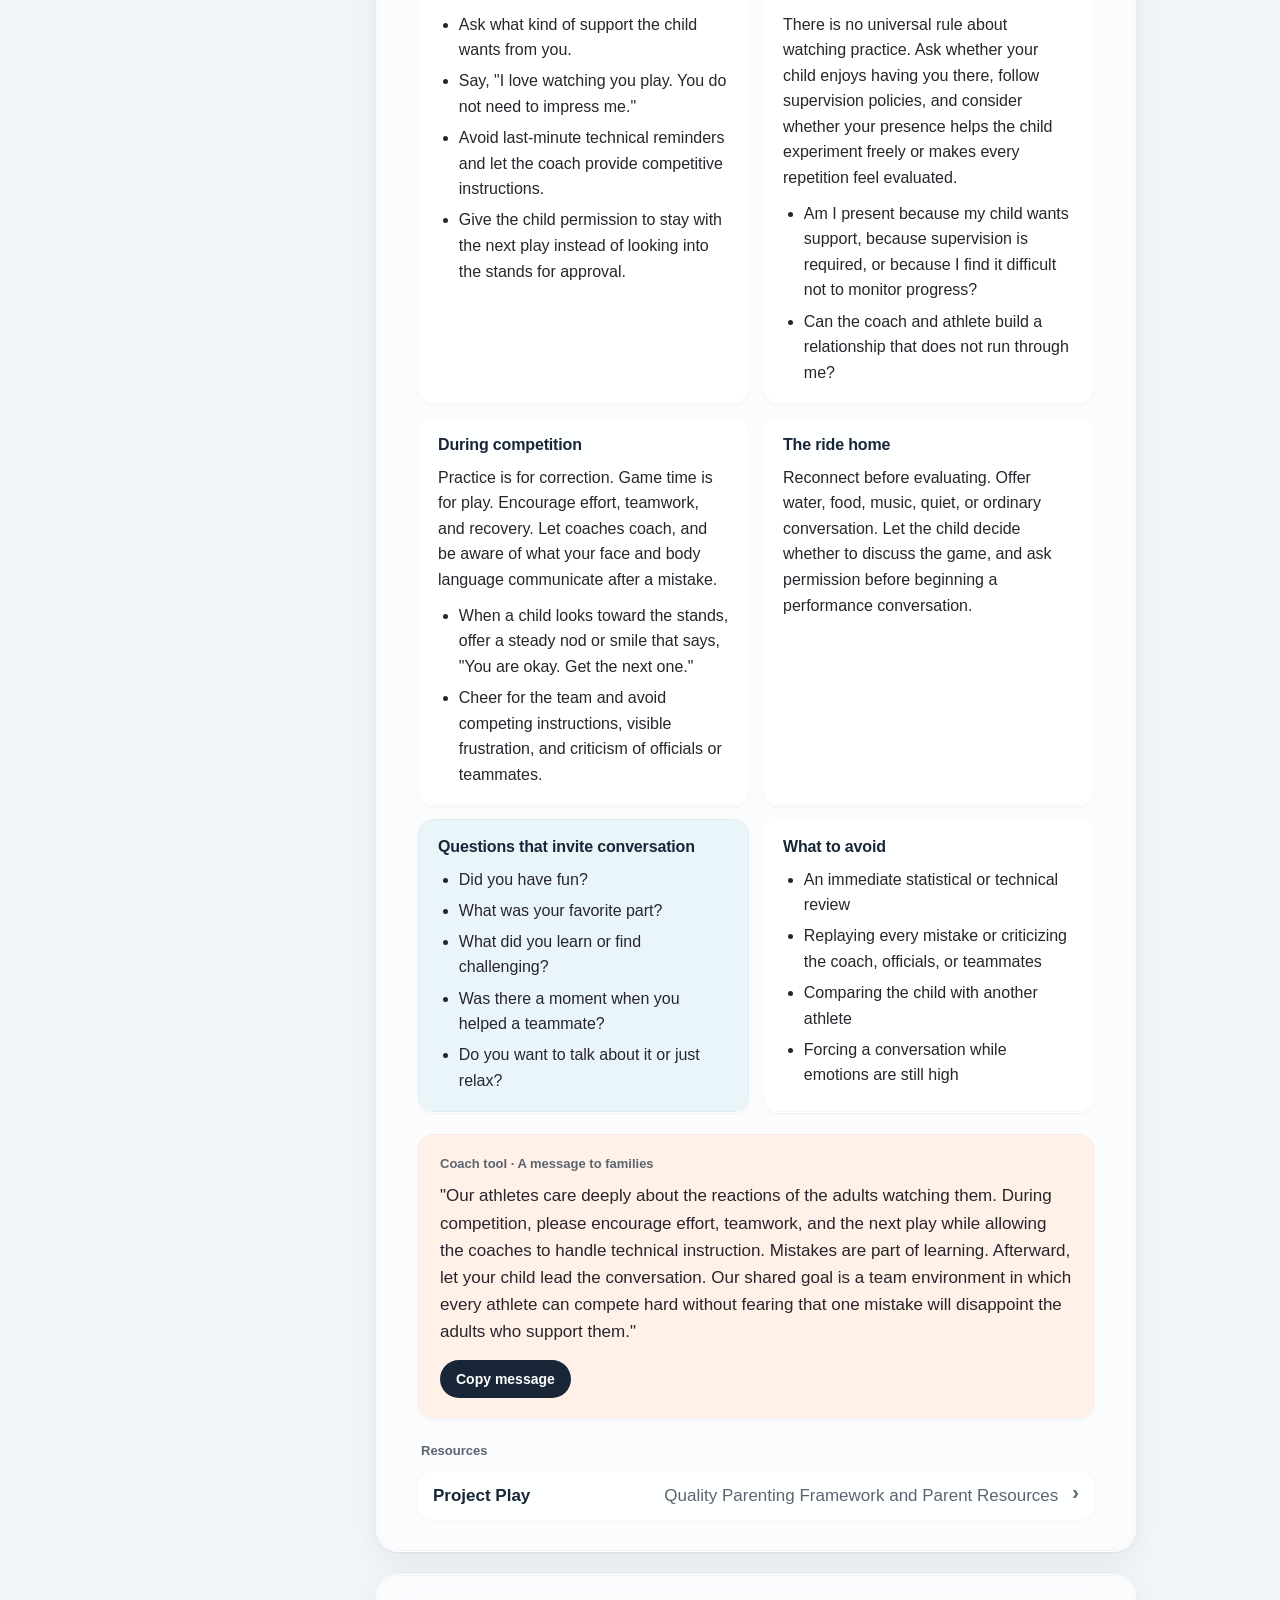
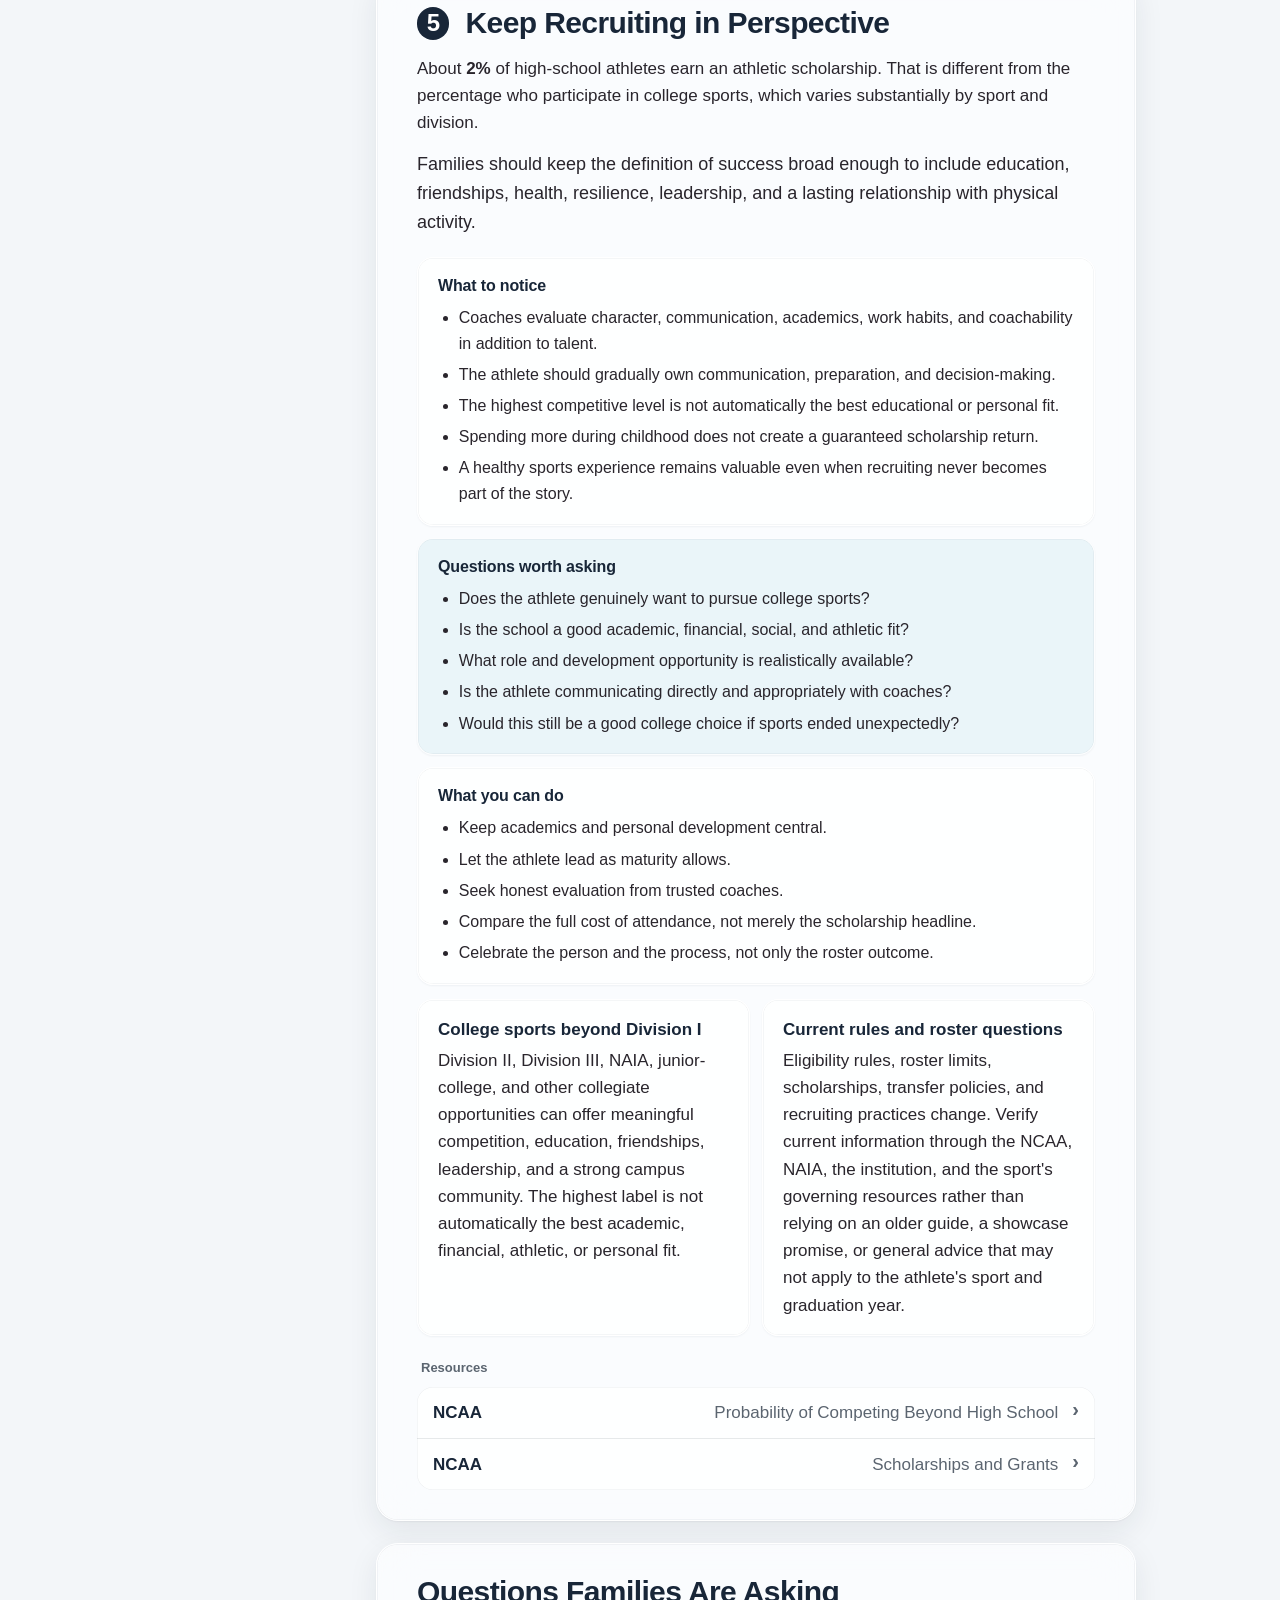
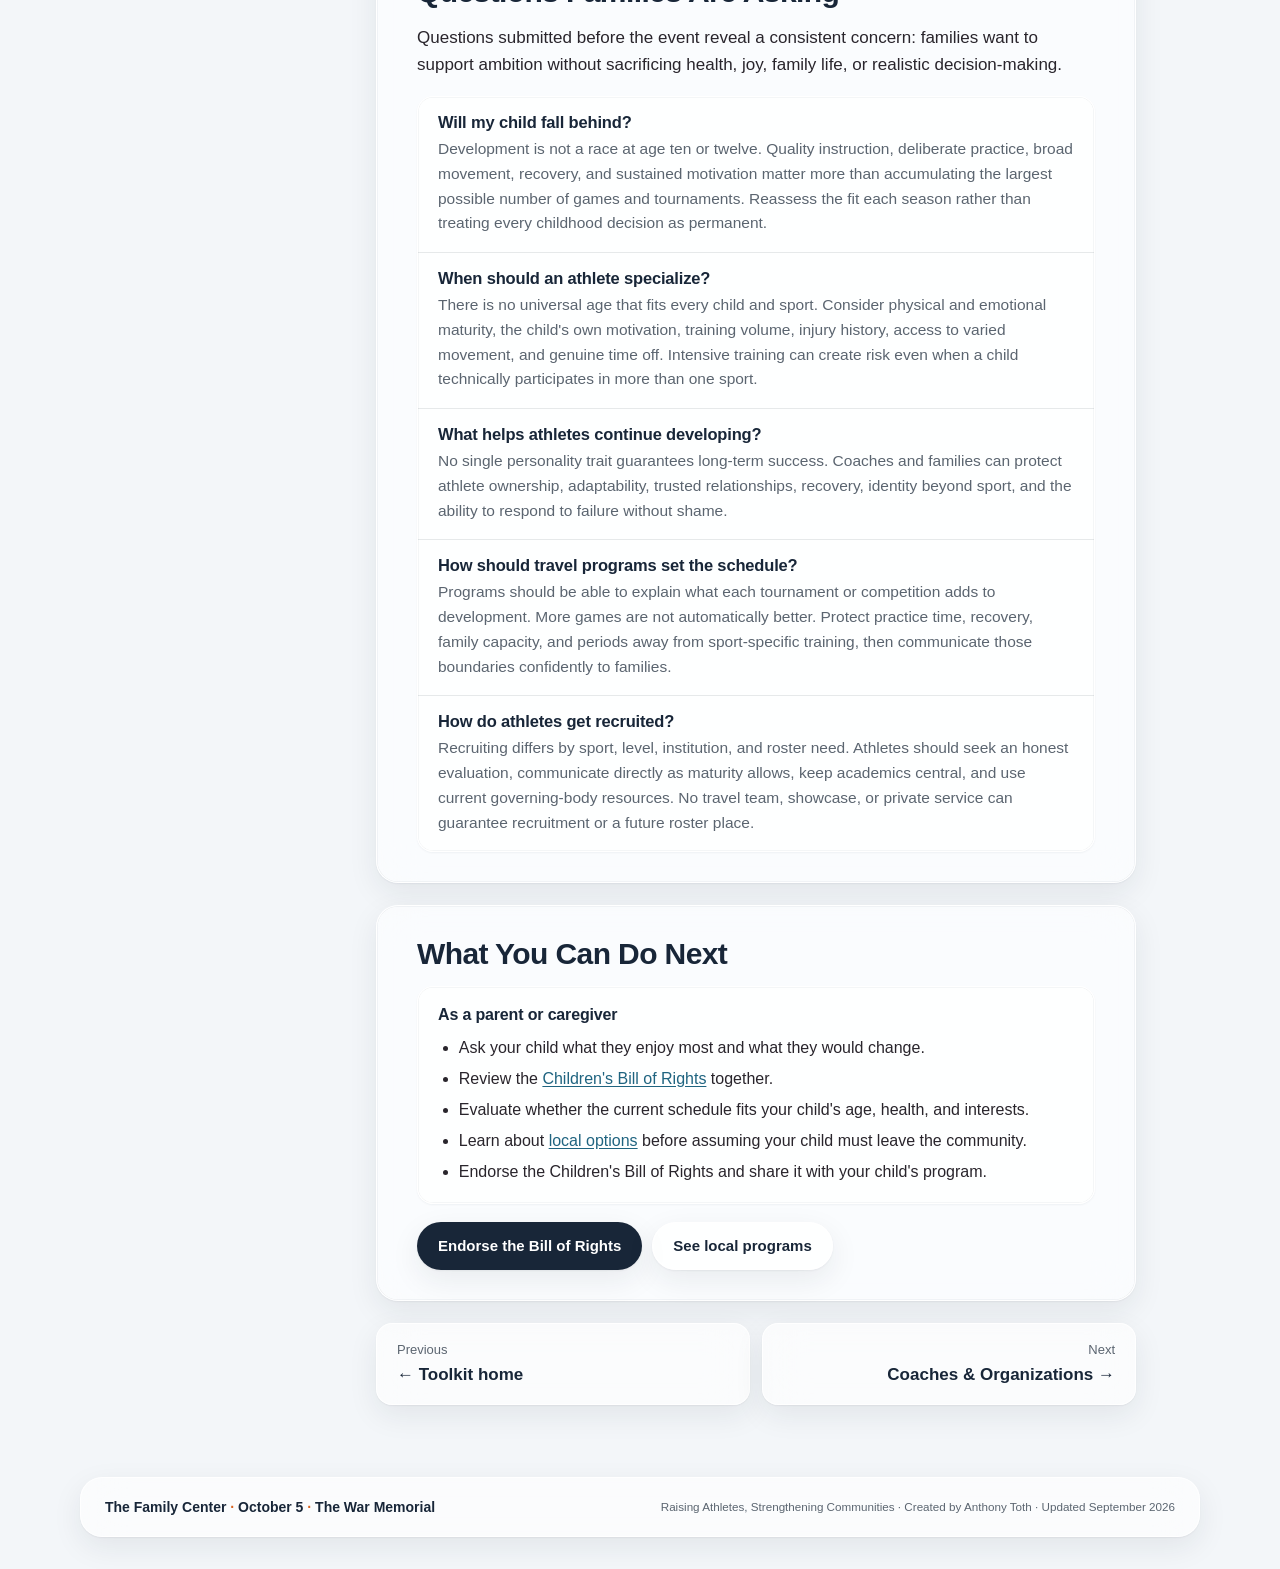
<file: parents.html>
<!doctype html>
<html lang="en">
<head>
<meta charset="utf-8">
<meta name="viewport" content="width=device-width, initial-scale=1, viewport-fit=cover">
<title>For Parents · Raising Athletes</title>
<link rel="stylesheet" href="styles.css">
</head>
<body>
<nav class="sitenav" aria-label="Toolkit pages"><div class="inner"><a class="brand" href="index.html" aria-label="Raising Athletes Toolkit home"><span class="mark" aria-hidden="true">RA</span><span class="words"><b>Raising Athletes</b><small>The Family Center</small></span></a><ul><span class="slider" aria-hidden="true"></span><li><a href="index.html"><svg viewBox="0 0 24 24" width="17" height="17" fill="none" stroke="currentColor" stroke-width="1.8" stroke-linecap="round" stroke-linejoin="round" aria-hidden="true"><path d="M3 10.5 12 3l9 7.5V20a1 1 0 0 1-1 1h-5v-6h-6v6H4a1 1 0 0 1-1-1z"/></svg><span class="full">Home</span><span class="short">Home</span></a></li><li><a href="parents.html" aria-current="page"><svg viewBox="0 0 24 24" width="17" height="17" fill="none" stroke="currentColor" stroke-width="1.8" stroke-linecap="round" stroke-linejoin="round" aria-hidden="true"><circle cx="9" cy="7" r="3"/><circle cx="17" cy="9" r="2.3"/><path d="M3 20c0-3.3 2.7-6 6-6s6 2.7 6 6"/><path d="M14.5 20c.2-2.6 1.4-4.5 3.5-4.5 2 0 3 1.6 3 4.5"/></svg><span class="full">Parents</span><span class="short">Parents</span></a></li><li><a href="coaches-organizations.html"><svg viewBox="0 0 24 24" width="17" height="17" fill="none" stroke="currentColor" stroke-width="1.8" stroke-linecap="round" stroke-linejoin="round" aria-hidden="true"><rect x="5" y="4" width="14" height="17" rx="2"/><path d="M9 4V3h6v1"/><path d="M8.5 10h7M8.5 14h7M8.5 18h4"/></svg><span class="full">Coaches &amp; Organizations</span><span class="short">Coaches</span></a></li><li><a href="local-programs.html"><svg viewBox="0 0 24 24" width="17" height="17" fill="none" stroke="currentColor" stroke-width="1.8" stroke-linecap="round" stroke-linejoin="round" aria-hidden="true"><path d="M12 21s-7-6.2-7-11.5A7 7 0 0 1 19 9.5C19 14.8 12 21 12 21z"/><circle cx="12" cy="9.5" r="2.5"/></svg><span class="full">Local Programs</span><span class="short">Local</span></a></li></ul><a class="nav-cta" href="https://www.projectplaysemi.org/cboris/"><span class="full">Endorse the Bill of Rights</span><span class="short">Endorse</span></a></div></nav><header class="hero small"><div class="hero-inner"><h1>For Parents and Caregivers</h1><p class="lede">Practical ways to keep your child connected, judge a program, choose a development path, cheer without adding pressure, and keep recruiting in perspective.</p></div></header><nav class="mobile-nav" aria-label="Jump to section"><label for="jump">Jump to section</label><select id="jump"></select></nav>
<div class="wrap"><aside class="toc" aria-label="On this page"><h4>Start here</h4>
<a href="#trusted-feed">A trusted youth sports feed</a>
<a href="#grow">How sports help children grow</a>
<h4>Five topics</h4>
<a href="#stay-connected">1 · Help children stay connected</a>
<a href="#environment">2 · Evaluate the environment</a>
<a href="#development-path">3 · Choose a development path</a>
<a href="#support">4 · Support without adding pressure</a>
<a href="#recruiting">5 · Keep recruiting in perspective</a>
<h4>More</h4>
<a href="#faq">Questions families are asking</a>
<a href="#next">What you can do next</a></aside><main><section id="trusted-feed">
      <div class="sec-head"><p class="eyebrow">Who to follow</p><h2>A Trusted Youth Sports Feed</h2></div>
      <p style="margin-bottom:18px">Families are already learning about youth sports through social media. The goal is not to avoid it. The goal is to build a more useful feed. These organizations and educators offer practical ideas, research, and healthier perspectives for parents, coaches, and program leaders.</p>
      <div class="feed">
        <div class="feed-item"><span class="for">Parents and caregivers</span><b>Healthy Sports Parents</b><a class="handle" href="https://www.instagram.com/healthysportsparents/">@healthysportsparents</a><p>Relationships, pressure, sidelines, and raising the person, not only the player.</p></div>
        <div class="feed-item"><span class="for">Families and coaches</span><b>Pure Athlete</b><a class="handle" href="https://www.instagram.com/pureathleteinc/">@pureathleteinc</a><p>Interviews with athletes, coaches, and experts about development, character, and performance.</p></div>
        <div class="feed-item"><span class="for">All audiences</span><b>Project Play</b><a class="handle" href="https://www.instagram.com/aspenprojectplay/">@aspenprojectplay</a><p>Research, policy, access, participation, and the Youth Sports Playbook.</p></div>
        <div class="feed-item"><span class="for">Local families and leaders</span><b>Project Play Southeast Michigan</b><a class="handle" href="https://www.instagram.com/projectplaysemi/">@projectplaysemi</a><p>Regional opportunities, the Children's Bill of Rights, and community action.</p></div>
        <div class="feed-item"><span class="for">Coaches, parents, and leaders</span><b>Positive Coaching Alliance</b><a class="handle" href="https://www.instagram.com/positivecoachus/">@positivecoachus</a><p>Positive culture, communication, character, and coach education.</p></div>
      </div>
      <p class="links-label">Go deeper</p>
      <ul class="links">
        <li><a href="https://healthysportsparents.com/">Healthy Sports Parents <span>Articles, podcast, and parent tools</span></a></li>
        <li><a href="https://www.pureathlete.com/episodes">Pure Athlete <span>Podcast and episode library</span></a></li>
        <li><a href="https://projectplay.org/youth-sports/playbook">Project Play <span>Youth Sports Playbook</span></a></li>
        <li><a href="https://positivecoach.org/training/">Positive Coaching Alliance <span>Training and resources</span></a></li>
        <li><a href="https://publications.aap.org/pediatrics/article/138/3/e20162148/52612/Sports-Specialization-and-Intensive-Training-in">American Academy of Pediatrics <span>Sports specialization and intensive training</span></a></li>
        <li><a href="https://chjs.org/wp-content/uploads/2023/05/Nothing_Heals_Like_Sport_Playbook.pdf">Nothing Heals Like Sport <span>Relationships, movement, and manageable stress</span></a></li>
        <li><a href="https://www.girlscouts.org/en/footer/press-room/2026-press-announcements/girls-say-fun-matters-more-than-winning-in-sports-while-parents-think-they-play-to-win.html">Girl Scouts <span>What girls and parents say matters in sports</span></a></li>
      </ul>
      <p class="note">Use these as starting points, not as substitutes for qualified medical, mental-health, legal, or educational guidance. Even thoughtful accounts may combine research, professional experience, and opinion.</p>
    </section><section id="grow">
      <div class="sec-head"><p class="eyebrow">Why it matters</p><h2>How Sports Help Children Grow and Build Resilience</h2></div>
      <p style="margin-bottom:22px">Sports can help children feel safe, regulate their emotions, and build resilience when three elements work together: trusted relationships, varied movement and predictable routines, and challenges that match the child's readiness.</p>
      <div class="pillars">
        <div class="pillar"><h3>Relationships and trust</h3><p>Children are more willing to try difficult things and recover from mistakes when they trust their coaches and feel that they belong with their teammates. Attention, dignity, and encouragement should not depend on ability, playing time, or the result of the last play.</p></div>
        <div class="pillar"><h3>Movement and predictable routines</h3><p>A familiar welcome, warm-up, transition, reset routine, and closing reflection help athletes know what to expect and direct their attention toward learning. Good routines provide stability without eliminating creativity, athlete choice, or free play.</p></div>
        <div class="pillar"><h3>Manageable stress and age-appropriate challenge</h3><p>Healthy sports do not remove difficulty. Coaches should teach the underlying skill, create an attainable first step, add complexity gradually, and give athletes another opportunity to try. The goal is productive challenge rather than boredom on one side or overwhelming fear on the other.</p></div>
      </div>
      <div class="trio" style="margin-top:22px">
        <div class="panel ask"><h3>Questions worth asking</h3>
          <ul>
            <li>Does the coach know the child as a person and understand why they play?</li>
            <li>Can athletes make mistakes, ask questions, and raise concerns without humiliation?</li>
            <li>Does every child receive instruction and connection, not only the strongest performers?</li>
            <li>What can athletes count on every time they arrive?</li>
            <li>Does challenge increase as skills and confidence develop?</li>
            <li>After a mistake, does the child receive a useful next step and another chance?</li>
          </ul>
        </div>
      </div>
    </section><section id="stay-connected">
      <div class="sec-head"><p class="eyebrow">For families</p><h2><span class="num">1</span> Help Children Stay Connected</h2></div>
      <p class="lead" style="margin-bottom:20px">A child wanting to step away is information. It is not automatically a failure of commitment. The first job is to understand whether the issue is temporary frustration, the specific environment, physical or emotional overload, or a genuine change in interest.</p>
      <div class="trio">
        <div class="panel"><h3>What to notice</h3><ul>
          <li>A noticeable loss of excitement before practices or games</li>
          <li>Recurring physical complaints or unusual fatigue</li>
          <li>Fear of mistakes, coaches, teammates, or disappointing adults</li>
          <li>A schedule crowding out sleep, friendships, school, or family life</li>
          <li>The child no longer feeling included, useful, or able to improve</li>
        </ul></div>
        <div class="panel ask"><h3>Questions to ask your child</h3><ul>
          <li>What is still fun about this sport?</li>
          <li>Do you feel watched or evaluated every time you practice or compete?</li>
          <li>What would you change if you could?</li>
          <li>Do you want a break, a different team, a different role, or a different activity?</li>
          <li>Do you feel safe speaking honestly with your coach?</li>
          <li>Would you choose this schedule if nobody else expected it?</li>
        </ul></div>
        <div class="panel"><h3>What you can do</h3><ul>
          <li>Listen before persuading or solving.</li>
          <li>Separate the child's experience from the family's investment of time and money.</li>
          <li>Consider changing the environment before deciding the child no longer likes the sport.</li>
          <li>Protect at least some unstructured time and friendships outside the team.</li>
        </ul></div>
      </div>
      <p class="links-label">Resources</p>
      <ul class="links">
        <li><a href="https://projectplay.org/youth-sports/playbook/ask-kids-what-they-want">Project Play <span>Ask Kids What They Want</span></a></li>
        <li><a href="https://projectplay.org/youth-sports/playbook/reintroduce-free-play">Project Play <span>Reintroduce Free Play</span></a></li>
      </ul>
    </section><section id="environment">
      <div class="sec-head"><p class="eyebrow">For families</p><h2><span class="num">2</span> Evaluate the Environment</h2></div>
      <p class="lead" style="margin-bottom:20px">A strong program should be able to explain how it develops children, trains coaches, protects safety, communicates with families, and responds when concerns arise. Winning and healthy development are not opposites, but winning should never excuse unsafe or demeaning behavior.</p>
      <div class="trio">
        <div class="panel"><h3>What to notice</h3><ul>
          <li>Coaches teach and communicate in ways appropriate for the athletes' ages.</li>
          <li>Mistakes are treated as part of learning rather than as personal failures.</li>
          <li>Children receive meaningful instruction, attention, and opportunities to contribute.</li>
          <li>Safety policies and reporting paths are clear.</li>
          <li>The culture respects opponents, officials, teammates, and families.</li>
        </ul></div>
        <div class="panel ask"><h3>Questions to ask the program</h3><ul>
          <li>How are coaches selected, screened, and trained?</li>
          <li>How does the program define development and success at this age?</li>
          <li>How are playing time, positions, and roster decisions handled?</li>
          <li>How can athletes share concerns or feedback?</li>
          <li>What is the process if a parent has a health, safety, or conduct concern?</li>
        </ul></div>
        <div class="panel"><h3>What you can do</h3><ul>
          <li>Review the <a href="index.html#bill-of-rights">Children's Bill of Rights</a> before joining a program.</li>
          <li>Ask questions before making a financial or time commitment.</li>
          <li>Address concerns calmly and through the organization's stated process.</li>
          <li>Model the behavior you want from coaches and athletes.</li>
        </ul></div>
      </div>
      <p class="links-label">Resources</p>
      <ul class="links">
        <li><a href="https://www.projectplaysemi.org/wp-content/uploads/2026/08/CBORIS_A-Guide-for-Parents-and-Caregivers.pdf">Project Play <span>Parent Guide (PDF)</span></a></li>
        <li><a href="https://uscenterforsafesport.org/parents/">U.S. Center for SafeSport <span>Parents</span></a></li>
      </ul>
    </section><section id="development-path">
      <div class="sec-head"><p class="eyebrow">For families</p><h2><span class="num">3</span> Choose a Development Path</h2></div>
      <p class="lead" style="margin-bottom:20px">The best development plan is not necessarily the busiest or most expensive one. It should match the child's maturity, motivation, health, and family circumstances while leaving room for recovery, school, friendships, and life outside sports.</p>
      <div class="trio">
        <div class="panel"><h3>What to notice</h3><ul>
          <li>The child, not only the parent, wants the added commitment.</li>
          <li>Coaching quality and practice design matter more than branding or tournament volume.</li>
          <li>The schedule allows adequate sleep, recovery, and time away from organized training.</li>
          <li>The opportunity teaches skills or creates experiences the child cannot reasonably obtain elsewhere.</li>
          <li>The family understands the total cost, travel, and calendar commitment before joining.</li>
        </ul></div>
        <div class="panel ask"><h3>Questions worth asking</h3><ul>
          <li>How many different ways does the child move during the year?</li>
          <li>Does the child have a genuine off-season from sport-specific training and competition?</li>
          <li>What specific developmental need does this opportunity meet?</li>
          <li>Is the child asking for more, or are the adults afraid of falling behind?</li>
          <li>Could the same benefit be found locally or through a shorter commitment?</li>
          <li>What will the child give up to participate?</li>
          <li>Can the family reevaluate the decision without shame if the fit changes?</li>
        </ul></div>
        <div class="panel"><h3>What you can do</h3><ul>
          <li>Build movement diversity through free play, biking, swimming, hiking, skating, playground activity, and other informal movement, not only additional formal teams.</li>
          <li>Favor quality instruction and deliberate practice over sheer volume.</li>
          <li>Encourage sport sampling and broad movement skills, especially for younger children.</li>
          <li>Preserve free play and true time off.</li>
          <li>Reassess the plan each season rather than assuming every commitment must automatically continue.</li>
        </ul></div>
      </div>
      <div class="callout"><b>Movement diversity</b>Broad movement development does not require enrollment in multiple formal teams. The useful question is not only how many sports a child plays, but how many different ways the child moves and whether the schedule includes real time away from the primary sport.</div>
      <p class="links-label">Resources</p>
      <ul class="links">
        <li><a href="https://publications.aap.org/pediatrics/article/138/3/e20162148/52612/Sports-Specialization-and-Intensive-Training-in">American Academy of Pediatrics <span>Sports Specialization Guidance</span></a></li>
        <li><a href="https://projectplay.org/youth-sports/playbook/encourage-sport-sampling">Project Play <span>Encourage Sport Sampling</span></a></li>
        <li><a href="https://projectplay.org/youth-sports/playbook">Project Play <span>Youth Sports Playbook</span></a></li>
        <li><a href="https://projectplay.org/youth-sports/playbook/revitalize-in-town-leagues">Project Play <span>Revitalize In-Town Leagues</span></a></li>
      </ul>
    </section><section id="support">
      <div class="sec-head"><p class="eyebrow">For families</p><h2><span class="num">4</span> Support Without Adding Pressure</h2></div>
      <p class="lead" style="margin-bottom:20px">Parents do not need to remove competition, disappointment, or failure from sports. Children need room to experience those things without also managing an adult's anxiety, disappointment, or technical evaluation.</p>
      <div class="two">
        <div class="panel"><h3>Before practice or competition</h3><ul>
          <li>Ask what kind of support the child wants from you.</li>
          <li>Say, "I love watching you play. You do not need to impress me."</li>
          <li>Avoid last-minute technical reminders and let the coach provide competitive instructions.</li>
          <li>Give the child permission to stay with the next play instead of looking into the stands for approval.</li>
        </ul></div>
        <div class="panel"><h3>At practice</h3>
          <p style="font-size:16px;margin-bottom:10px">There is no universal rule about watching practice. Ask whether your child enjoys having you there, follow supervision policies, and consider whether your presence helps the child experiment freely or makes every repetition feel evaluated.</p>
          <ul>
            <li>Am I present because my child wants support, because supervision is required, or because I find it difficult not to monitor progress?</li>
            <li>Can the coach and athlete build a relationship that does not run through me?</li>
          </ul></div>
        <div class="panel"><h3>During competition</h3>
          <p style="font-size:16px;margin-bottom:10px">Practice is for correction. Game time is for play. Encourage effort, teamwork, and recovery. Let coaches coach, and be aware of what your face and body language communicate after a mistake.</p>
          <ul>
            <li>When a child looks toward the stands, offer a steady nod or smile that says, "You are okay. Get the next one."</li>
            <li>Cheer for the team and avoid competing instructions, visible frustration, and criticism of officials or teammates.</li>
          </ul></div>
        <div class="panel"><h3>The ride home</h3>
          <p style="font-size:16px">Reconnect before evaluating. Offer water, food, music, quiet, or ordinary conversation. Let the child decide whether to discuss the game, and ask permission before beginning a performance conversation.</p></div>
        <div class="panel ask"><h3>Questions that invite conversation</h3><ul>
          <li>Did you have fun?</li>
          <li>What was your favorite part?</li>
          <li>What did you learn or find challenging?</li>
          <li>Was there a moment when you helped a teammate?</li>
          <li>Do you want to talk about it or just relax?</li>
        </ul></div>
        <div class="panel"><h3>What to avoid</h3><ul>
          <li>An immediate statistical or technical review</li>
          <li>Replaying every mistake or criticizing the coach, officials, or teammates</li>
          <li>Comparing the child with another athlete</li>
          <li>Forcing a conversation while emotions are still high</li>
        </ul></div>
      </div>
      <div class="quote">
        <p class="eyebrow">Coach tool · A message to families</p>
        <blockquote id="coach-msg">"Our athletes care deeply about the reactions of the adults watching them. During competition, please encourage effort, teamwork, and the next play while allowing the coaches to handle technical instruction. Mistakes are part of learning. Afterward, let your child lead the conversation. Our shared goal is a team environment in which every athlete can compete hard without fearing that one mistake will disappoint the adults who support them."</blockquote>
        <button class="copy" type="button" data-copy="coach-msg">Copy message</button>
      </div>
      <p class="links-label">Resources</p>
      <ul class="links">
        <li><a href="https://projectplay.org/parent-resources">Project Play <span>Quality Parenting Framework and Parent Resources</span></a></li>
      </ul>
    </section><section id="recruiting">
      <div class="sec-head"><p class="eyebrow">For families</p><h2><span class="num">5</span> Keep Recruiting in Perspective</h2></div>
      <p style="margin-bottom:14px">About <b>2%</b> of high-school athletes earn an athletic scholarship. That is different from the percentage who participate in college sports, which varies substantially by sport and division.</p>
      <p class="lead" style="margin-bottom:20px">Families should keep the definition of success broad enough to include education, friendships, health, resilience, leadership, and a lasting relationship with physical activity.</p>
      <div class="trio">
        <div class="panel"><h3>What to notice</h3><ul>
          <li>Coaches evaluate character, communication, academics, work habits, and coachability in addition to talent.</li>
          <li>The athlete should gradually own communication, preparation, and decision-making.</li>
          <li>The highest competitive level is not automatically the best educational or personal fit.</li>
          <li>Spending more during childhood does not create a guaranteed scholarship return.</li>
          <li>A healthy sports experience remains valuable even when recruiting never becomes part of the story.</li>
        </ul></div>
        <div class="panel ask"><h3>Questions worth asking</h3><ul>
          <li>Does the athlete genuinely want to pursue college sports?</li>
          <li>Is the school a good academic, financial, social, and athletic fit?</li>
          <li>What role and development opportunity is realistically available?</li>
          <li>Is the athlete communicating directly and appropriately with coaches?</li>
          <li>Would this still be a good college choice if sports ended unexpectedly?</li>
        </ul></div>
        <div class="panel"><h3>What you can do</h3><ul>
          <li>Keep academics and personal development central.</li>
          <li>Let the athlete lead as maturity allows.</li>
          <li>Seek honest evaluation from trusted coaches.</li>
          <li>Compare the full cost of attendance, not merely the scholarship headline.</li>
          <li>Celebrate the person and the process, not only the roster outcome.</li>
        </ul></div>
      </div>
      <div class="two" style="margin-top:14px">
        <div class="callout" style="margin-top:0"><b>College sports beyond Division I</b>Division II, Division III, NAIA, junior-college, and other collegiate opportunities can offer meaningful competition, education, friendships, leadership, and a strong campus community. The highest label is not automatically the best academic, financial, athletic, or personal fit.</div>
        <div class="callout" style="margin-top:0"><b>Current rules and roster questions</b>Eligibility rules, roster limits, scholarships, transfer policies, and recruiting practices change. Verify current information through the NCAA, NAIA, the institution, and the sport's governing resources rather than relying on an older guide, a showcase promise, or general advice that may not apply to the athlete's sport and graduation year.</div>
      </div>
      <p class="links-label">Resources</p>
      <ul class="links">
        <li><a href="https://www.ncaa.org/sports/2015/3/2/estimated-probability-of-competing-in-college-athletics.aspx">NCAA <span>Probability of Competing Beyond High School</span></a></li>
        <li><a href="https://www.ncaa.org/sports/2014/10/6/scholarships.aspx">NCAA <span>Scholarships and Grants</span></a></li>
      </ul>
    </section><section id="faq">
      <div class="sec-head"><p class="eyebrow">From event registrants</p><h2>Questions Families Are Asking</h2></div>
      <p style="margin-bottom:18px">Questions submitted before the event reveal a consistent concern: families want to support ambition without sacrificing health, joy, family life, or realistic decision-making.</p>
      <div class="faq">
        <div><h3>Will my child fall behind?</h3><p>Development is not a race at age ten or twelve. Quality instruction, deliberate practice, broad movement, recovery, and sustained motivation matter more than accumulating the largest possible number of games and tournaments. Reassess the fit each season rather than treating every childhood decision as permanent.</p></div>
        <div><h3>When should an athlete specialize?</h3><p>There is no universal age that fits every child and sport. Consider physical and emotional maturity, the child's own motivation, training volume, injury history, access to varied movement, and genuine time off. Intensive training can create risk even when a child technically participates in more than one sport.</p></div>
        <div><h3>What helps athletes continue developing?</h3><p>No single personality trait guarantees long-term success. Coaches and families can protect athlete ownership, adaptability, trusted relationships, recovery, identity beyond sport, and the ability to respond to failure without shame.</p></div>
        <div><h3>How should travel programs set the schedule?</h3><p>Programs should be able to explain what each tournament or competition adds to development. More games are not automatically better. Protect practice time, recovery, family capacity, and periods away from sport-specific training, then communicate those boundaries confidently to families.</p></div>
        <div><h3>How do athletes get recruited?</h3><p>Recruiting differs by sport, level, institution, and roster need. Athletes should seek an honest evaluation, communicate directly as maturity allows, keep academics central, and use current governing-body resources. No travel team, showcase, or private service can guarantee recruitment or a future roster place.</p></div>
      </div>
    </section><section id="next">
  <div class="sec-head"><p class="eyebrow">Take one step</p><h2>What You Can Do Next</h2></div>
  <div class="panel"><h3>As a parent or caregiver</h3><ul>
    <li>Ask your child what they enjoy most and what they would change.</li>
    <li>Review the <a href="index.html#bill-of-rights">Children's Bill of Rights</a> together.</li>
    <li>Evaluate whether the current schedule fits your child's age, health, and interests.</li>
    <li>Learn about <a href="local-programs.html">local options</a> before assuming your child must leave the community.</li>
    <li>Endorse the Children's Bill of Rights and share it with your child's program.</li>
  </ul></div>
  <div class="btn-row">
    <a class="btn primary" href="https://www.projectplaysemi.org/cboris/">Endorse the Bill of Rights</a>
    <a class="btn" href="local-programs.html">See local programs</a>
  </div>
</section><div class="pager"><a href="index.html"><small>Previous</small><b>← Toolkit home</b></a><a class="next" href="coaches-organizations.html"><small>Next</small><b>Coaches & Organizations →</b></a></div></main></div><footer><div class="inner"><span class="mark">The Family Center <span>·</span> October 5 <span>·</span> The War Memorial</span><small>Raising Athletes, Strengthening Communities · Created by Anthony Toth · Updated September 2026</small></div></footer>
<script src="site.js"></script>
</body>
</html>
</file>
<file: styles.css>
:root{
  color-scheme:light;
  --bg:#F3F6F9;
  --wash-1:rgba(120,192,215,.55); --wash-2:rgba(253,134,71,.30); --wash-3:rgba(24,38,56,.12);
  --glass:rgba(255,255,255,.62); --glass-strong:rgba(255,255,255,.78); --glass-border:rgba(255,255,255,.85);
  --glass-edge:rgba(24,38,56,.08); --shadow:0 10px 30px rgba(24,38,56,.08), 0 1px 2px rgba(24,38,56,.06);
  --ink:#29252C; --muted:#5B6570; --line:rgba(24,38,56,.10);
  --head:#182638; --accent:#1F6480; --orange:#D9621F; --orange-bright:#FD8647; --sky:#78C0D7;
  --btn:#182638; --btn-ink:#FFFFFF;
  --body:-apple-system,BlinkMacSystemFont,"SF Pro Text","Helvetica Neue",Helvetica,Arial,sans-serif;
  --display:-apple-system,BlinkMacSystemFont,"SF Pro Display","Helvetica Neue",Helvetica,Arial,sans-serif;
  --r-lg:22px; --r-md:16px; --r-sm:12px;
}
:root{padding-top:env(safe-area-inset-top,0px);padding-bottom:env(safe-area-inset-bottom,0px)}
*{box-sizing:border-box}
html{scroll-behavior:smooth;scroll-padding-top:84px}
@media (prefers-reduced-motion:reduce){html{scroll-behavior:auto}}
body{
  margin:0;color:var(--ink);font-family:var(--body);font-size:17px;line-height:1.6;-webkit-font-smoothing:antialiased;
  background-color:var(--bg);
  background-image:
    radial-gradient(900px 600px at 8% -5%, var(--wash-1), transparent 60%),
    radial-gradient(800px 560px at 100% 10%, var(--wash-2), transparent 60%),
    radial-gradient(1000px 700px at 50% 110%, var(--wash-1), transparent 60%),
    radial-gradient(700px 500px at 0% 70%, var(--wash-3), transparent 60%);
  background-attachment:fixed;
  min-height:100vh;
}
img{max-width:100%}
[hidden]{display:none!important}
a{color:var(--accent);text-underline-offset:2px}
a:hover{color:var(--orange)}
:focus-visible{outline:2px solid var(--orange-bright);outline-offset:2px;border-radius:6px}
h1,h2,h3{color:var(--head);text-wrap:balance;margin:0;line-height:1.2;font-family:var(--display)}
p{margin:0}
ul,ol{margin:0;padding-left:1.3em}
li+li{margin-top:.35em}
.eyebrow{display:none}

/* Glass primitive */
.glass,.panel,.quote,.callout,.org,.join,.door,.feed,.rights,.table-wrap,.faq,.sitenav .inner,.hero-inner,.toc-card{
  background:var(--glass);
  -webkit-backdrop-filter:saturate(180%) blur(22px);backdrop-filter:saturate(180%) blur(22px);
  border:1px solid var(--glass-border);
  box-shadow:var(--shadow), inset 0 0 0 .5px var(--glass-edge);
}

/* Frosted top bar */

/* Header */
.hero{padding:24px 16px 0}
.hero-inner{max-width:1120px;margin:0 auto;border-radius:28px;padding:52px clamp(22px,5vw,64px) 52px;display:grid;grid-template-columns:minmax(0,1fr);gap:18px;position:relative;overflow:hidden;background:var(--glass-strong)}
.hero-inner > *{position:relative;z-index:1}
.hero h1{font-size:clamp(34px,5.2vw,56px);font-weight:700;letter-spacing:-.025em;max-width:15em}
.hero h1 span{display:block;color:var(--orange)}
.hero .lede{color:var(--muted);font-size:19px;max-width:36em}
.hero .credit{color:var(--muted);font-size:14px}
.paths{display:flex;flex-wrap:wrap;gap:10px;margin-top:8px}
.path{display:inline-block;padding:11px 20px;border-radius:999px;background:var(--glass);border:1px solid var(--glass-border);color:var(--head);text-decoration:none;font-weight:600;font-size:15px;box-shadow:var(--shadow);-webkit-backdrop-filter:blur(12px);backdrop-filter:blur(12px);transition:transform .15s, background .15s}
.path:first-child{background:var(--btn);color:var(--btn-ink);border-color:transparent}
.path:hover{transform:translateY(-1px);color:var(--head);background:var(--glass-strong)}
.path:first-child:hover{background:var(--btn);color:var(--btn-ink);opacity:.9}
.path small{display:none}
.hero.small .hero-inner{padding-block:40px 40px}
.hero.small h1{font-size:clamp(30px,4.4vw,46px)}

/* Layout */
.mobile-nav{position:sticky;top:calc(env(safe-area-inset-top,0px) + 76px);z-index:10;padding:10px 16px;display:none}
.mobile-nav label{position:absolute;left:-9999px}
.mobile-nav select{width:100%;font:inherit;font-size:15px;padding:10px 14px;border-radius:14px;border:1px solid var(--glass-border);background:var(--glass-strong);-webkit-backdrop-filter:blur(20px);backdrop-filter:blur(20px);color:var(--ink);box-shadow:var(--shadow)}
.wrap{max-width:1120px;margin:0 auto;padding-inline:16px;display:grid;grid-template-columns:240px minmax(0,1fr);gap:40px}
.toc{position:sticky;top:calc(env(safe-area-inset-top,0px) + 92px);align-self:start;max-height:calc(100vh - 120px);overflow:auto;margin-top:28px;padding:18px 14px;font-size:14.5px;border-radius:var(--r-lg);
  background:var(--glass);-webkit-backdrop-filter:saturate(180%) blur(22px);backdrop-filter:saturate(180%) blur(22px);border:1px solid var(--glass-border);box-shadow:var(--shadow)}
.toc h4{font-size:12px;font-weight:600;color:var(--muted);margin:16px 8px 4px;text-transform:none}
.toc h4:first-child{margin-top:0}
.toc a{display:block;color:var(--ink);text-decoration:none;padding:6px 10px;border-radius:10px;line-height:1.35}
.toc a:hover{background:rgba(120,192,215,.16)}
.toc a.active{background:var(--btn);color:var(--btn-ink);font-weight:600}
main{padding-block:28px 64px;max-width:760px;min-width:0;display:grid;gap:22px}
.single{max-width:820px;margin:0 auto;padding-inline:16px}
@media (max-width:900px){
  .wrap{grid-template-columns:1fr;gap:0}
  .toc{display:none}
  .mobile-nav{display:block}
  html{scroll-padding-top:150px}
}

/* Sections are glass sheets */
section{padding:30px clamp(20px,4vw,40px);border-radius:var(--r-lg);
  background:var(--glass);-webkit-backdrop-filter:saturate(180%) blur(22px);backdrop-filter:saturate(180%) blur(22px);border:1px solid var(--glass-border);box-shadow:var(--shadow), inset 0 0 0 .5px var(--glass-edge)}
.sec-head{margin-bottom:14px}
h2{font-size:clamp(24px,3vw,30px);font-weight:700;letter-spacing:-.02em}
h2 .num{display:inline-grid;place-items:center;width:1.35em;height:1.35em;margin-right:.35em;border-radius:50%;font-size:.8em;vertical-align:.08em;color:#fff;background:var(--head)}
h3{font-size:18px;font-weight:650;margin-top:24px;margin-bottom:8px;letter-spacing:-.01em}
.lead{font-size:18px}
.stack{display:grid;gap:14px}
.muted{color:var(--muted)}
.note{font-size:14.5px;color:var(--muted);margin-top:18px}

/* Nested glass inside a section: lighter so it doesn't stack heavily */
section .panel,section .quote,section .callout,section .org,section .door,section .feed,section .rights,section .table-wrap,section .faq,section .join{
  background:var(--glass-strong);box-shadow:0 1px 2px rgba(24,38,56,.05), inset 0 0 0 .5px var(--glass-edge);-webkit-backdrop-filter:none;backdrop-filter:none}

.ideas{list-style:none;padding:0;display:grid;gap:10px;counter-reset:i}
.ideas li{margin:0;padding:14px 16px 14px 56px;position:relative;border-radius:var(--r-sm);background:var(--glass-strong);box-shadow:inset 0 0 0 .5px var(--glass-edge)}
.ideas li::before{counter-increment:i;content:counter(i);position:absolute;left:14px;top:13px;width:28px;height:28px;border-radius:50%;display:grid;place-items:center;font-weight:700;font-size:14px;color:#fff;background:var(--head)}

.rights{list-style:none;display:grid;grid-template-columns:repeat(2,minmax(0,1fr));gap:0;margin-top:6px;border-radius:var(--r-md);overflow:hidden}
.right{display:grid;grid-template-columns:auto 1fr;column-gap:12px;row-gap:2px;align-content:start;padding:16px 18px;border-bottom:1px solid var(--line)}
.right:nth-child(odd){border-right:1px solid var(--line)}
.right:nth-last-child(-n+2){border-bottom:0}
.right .n{grid-row:span 2;font-weight:700;font-size:15px;width:28px;height:28px;border-radius:50%;display:grid;place-items:center;color:var(--head);background:rgba(120,192,215,.25)}
.right b{font-size:16px;color:var(--head)}
.right p{font-size:15px;color:var(--muted)}
@media (max-width:600px){.rights{grid-template-columns:1fr}.right:nth-child(odd){border-right:0}.right:nth-last-child(2){border-bottom:1px solid var(--line)}}

.links{list-style:none;padding:0;border-radius:var(--r-md);overflow:hidden;background:var(--glass-strong);box-shadow:inset 0 0 0 .5px var(--glass-edge)}
.links li{margin:0;border-bottom:1px solid var(--line)}
.links li:last-child{border-bottom:0}
.links a{display:flex;justify-content:space-between;gap:14px;padding:12px 16px;text-decoration:none;color:var(--head);font-weight:600}
.links a:hover{background:rgba(120,192,215,.14);color:var(--head)}
.links a::after{content:"›";color:var(--muted);font-size:20px;line-height:1;flex:none}
.links a span{font-weight:400;color:var(--muted);flex:1;text-align:right}
@media (max-width:560px){.links a{flex-wrap:wrap}.links a span{text-align:left;flex-basis:100%;order:3}}
.links-label{font-size:13px;font-weight:600;color:var(--muted);margin:22px 4px 8px}

.btn-row{display:flex;flex-wrap:wrap;gap:10px;margin-top:18px}
.btn{display:inline-block;padding:11px 20px;border-radius:999px;font-weight:600;font-size:15px;text-decoration:none;color:var(--head);background:var(--glass-strong);border:1px solid var(--glass-border);box-shadow:var(--shadow)}
.btn.primary{background:var(--btn);color:var(--btn-ink);border-color:transparent}
.btn:hover{transform:translateY(-1px);color:var(--head)}
.btn.primary:hover{color:var(--btn-ink);opacity:.9}

.feed{border-radius:var(--r-md);overflow:hidden;display:block}
.feed-item{padding:14px 18px;border-bottom:1px solid var(--line)}
.feed-item:last-child{border-bottom:0}
.feed-item .for{display:none}
.feed-item b{font-size:16.5px;color:var(--head)}
.feed-item a.handle{margin-left:8px;font-size:14.5px;text-decoration:none;font-weight:600}
.feed-item p{font-size:15px;color:var(--muted)}

.pillars{display:grid;grid-template-columns:repeat(3,minmax(0,1fr));gap:12px;margin-top:4px}
.pillar{padding:16px;border-radius:var(--r-md);background:var(--glass-strong);box-shadow:inset 0 0 0 .5px var(--glass-edge)}
.pillar h3{margin:0 0 6px;font-size:16.5px}
.pillar p{font-size:15px;color:var(--muted)}
@media (max-width:760px){.pillars{grid-template-columns:1fr}}

.trio{display:grid;gap:12px;margin-top:4px}
.two{display:grid;grid-template-columns:repeat(2,minmax(0,1fr));gap:12px;margin-top:4px}
@media (max-width:640px){.two{grid-template-columns:1fr}}
.panel{border-radius:var(--r-md);padding:18px 20px}
.panel h3{margin:0 0 10px;font-size:16px;color:var(--head)}
.panel p{margin-bottom:8px}
.panel ul{font-size:16px}
.panel.ask{background:#EAF5F9}

.quote{border-radius:var(--r-md);padding:20px 22px;margin-top:20px;background:#FFF1E8!important}
.quote .eyebrow{display:block;font-weight:600;font-size:13px;color:var(--muted)}
.quote blockquote{margin:8px 0 14px;font-size:17px;color:var(--ink)}
.copy{font:inherit;font-size:14px;font-weight:600;padding:8px 16px;border-radius:999px;border:0;background:var(--btn);color:var(--btn-ink);cursor:pointer}
.copy:hover{opacity:.9}

.stat{display:none}

.faq{border-radius:var(--r-md);overflow:hidden}
.faq div{padding:16px 20px;border-bottom:1px solid var(--line)}
.faq div:last-child{border-bottom:0}
.faq h3{margin:0 0 4px;font-size:16.5px}
.faq p{color:var(--muted);font-size:15.5px}

.table-wrap{overflow-x:auto;border-radius:var(--r-md)}
table{border-collapse:collapse;width:100%;min-width:560px;font-size:15px}
th,td{text-align:left;padding:12px 16px;border-bottom:1px solid var(--line);vertical-align:top}
tr:last-child td{border-bottom:0}
th{font-weight:600;color:var(--muted);font-size:13px}
td:first-child{font-weight:600;color:var(--head)}

.steps{list-style:none;padding:0;display:grid;gap:8px;counter-reset:s}
.steps li{margin:0;counter-increment:s;padding:12px 16px 12px 54px;position:relative;border-radius:var(--r-sm);background:var(--glass-strong);box-shadow:inset 0 0 0 .5px var(--glass-edge)}
.steps li::before{content:counter(s);position:absolute;left:14px;top:11px;width:26px;height:26px;border-radius:50%;display:grid;place-items:center;font-weight:700;font-size:13px;background:var(--btn);color:var(--btn-ink)}

.callout{border-radius:var(--r-md);padding:16px 20px;margin-top:18px}
.callout b{display:block;margin-bottom:4px;color:var(--head)}

.endorsers{display:flex;flex-wrap:wrap;gap:6px;margin-top:10px}

.orgs{display:grid;grid-template-columns:repeat(2,minmax(0,1fr));gap:14px;margin-top:20px}
.org{border-radius:var(--r-md);padding:20px;display:grid;gap:8px;align-content:start;transition:transform .15s}
.org:hover{transform:translateY(-2px)}
.org .sport{justify-self:start;font-size:12.5px;font-weight:600;padding:3px 10px;border-radius:999px;color:var(--head);background:rgba(120,192,215,.25)}
.org h3{margin:0;font-size:18px}
.org p{font-size:15px;color:var(--muted)}
.org a{font-size:14.5px;font-weight:600;text-decoration:none;word-break:break-word}
@media (max-width:640px){.orgs{grid-template-columns:1fr}}
.join{margin-top:20px;border-radius:var(--r-md);padding:22px;background:#FFF1E8!important}
.join h3{margin:0 0 6px}

.doors{display:grid;grid-template-columns:repeat(3,minmax(0,1fr));gap:12px;margin-top:6px}
.door{display:grid;gap:8px;align-content:start;padding:20px;border-radius:var(--r-md);text-decoration:none;color:var(--ink);transition:transform .15s}
.door:hover{transform:translateY(-2px);color:var(--ink)}
.door b{font-size:18px;color:var(--head);letter-spacing:-.01em}
.door b::after{content:" ›";color:var(--orange)}
.door p{color:var(--muted);font-size:15px}
@media (max-width:760px){.doors{grid-template-columns:1fr}}

.pager{display:flex;flex-wrap:wrap;justify-content:space-between;gap:12px}
.pager a{flex:1 1 240px;text-decoration:none;font-weight:600;color:var(--head);padding:16px 20px;border-radius:var(--r-md);
  background:var(--glass);-webkit-backdrop-filter:blur(22px);backdrop-filter:blur(22px);border:1px solid var(--glass-border);box-shadow:var(--shadow)}
.pager a:hover{background:var(--glass-strong)}
.pager small{display:block;font-weight:400;color:var(--muted);font-size:13px}
.pager a.next{text-align:right}

.about{font-size:15.5px}
.about h3{font-size:16px}

footer{padding:8px 16px 32px}
footer .inner{max-width:1120px;margin:0 auto;display:flex;flex-wrap:wrap;justify-content:space-between;align-items:center;gap:8px 24px;padding:18px 24px;border-radius:var(--r-lg);font-size:14px;color:var(--muted);
  background:var(--glass);-webkit-backdrop-filter:blur(22px);backdrop-filter:blur(22px);border:1px solid var(--glass-border);box-shadow:var(--shadow)}
footer .mark{color:var(--head);font-weight:600}
footer .mark span{color:var(--orange)}
main > *{min-width:0}

/* ---------- Nav ---------- */
.sitenav{position:sticky;top:env(safe-area-inset-top,0px);z-index:20;padding:14px 16px 0}
.sitenav .inner{max-width:1120px;margin:0 auto;display:flex;align-items:center;gap:16px;padding:8px 8px 8px 10px;border-radius:999px;background:rgba(255,255,255,.72);
  box-shadow:0 12px 32px rgba(24,38,56,.10),0 1px 2px rgba(24,38,56,.06),inset 0 1px 0 rgba(255,255,255,.9);transition:box-shadow .25s, background .25s}
.sitenav.scrolled .inner{background:rgba(255,255,255,.86);box-shadow:0 16px 40px rgba(24,38,56,.16),0 1px 2px rgba(24,38,56,.08),inset 0 1px 0 rgba(255,255,255,.9)}
.sitenav .brand{display:flex;align-items:center;gap:10px;text-decoration:none;flex:none;padding-right:6px}
.sitenav .mark{width:38px;height:38px;border-radius:50%;display:grid;place-items:center;background:var(--head);color:#fff;font-weight:800;font-size:14px;letter-spacing:.02em;box-shadow:inset 0 0 0 3px var(--orange-bright)}
.sitenav .words{display:grid;line-height:1.15}
.sitenav .words b{color:var(--head);font-size:15.5px;letter-spacing:-.01em}
.sitenav .words small{color:var(--muted);font-size:12px}
.sitenav ul{list-style:none;margin:0 auto;padding:4px;display:flex;gap:2px;position:relative;border-radius:999px;background:rgba(24,38,56,.05)}
.sitenav li{margin:0;position:relative;z-index:1}
.sitenav ul a{display:flex;align-items:center;gap:7px;color:var(--ink);text-decoration:none;font-size:14.5px;font-weight:500;padding:8px 14px;border-radius:999px;white-space:nowrap;transition:color .2s}
.sitenav ul a svg{opacity:.7;flex:none;transition:opacity .2s}
.sitenav ul a:hover{color:var(--head)}
.sitenav ul a:hover svg{opacity:1}
.sitenav ul a[aria-current="page"]{font-weight:600}
.sitenav ul a.on{color:#fff}
.sitenav ul a.on svg{opacity:1;color:var(--orange-bright)}
.no-slider .sitenav ul a[aria-current="page"]{color:#fff}
.sitenav .slider{position:absolute;z-index:0;top:4px;bottom:4px;left:0;width:0;border-radius:999px;background:var(--head);box-shadow:0 4px 12px rgba(24,38,56,.25);transition:transform .35s cubic-bezier(.3,1.3,.5,1), width .35s cubic-bezier(.3,1.3,.5,1);pointer-events:none}
.sitenav:not(.ready) .slider{transition:none}
.no-slider .sitenav ul a[aria-current="page"]{background:var(--head)}
.nav-cta{flex:none;display:inline-flex;align-items:center;padding:10px 18px;border-radius:999px;background:var(--orange-bright);color:#fff;font-weight:600;font-size:14.5px;text-decoration:none;box-shadow:0 6px 16px rgba(253,134,71,.35);transition:transform .15s, box-shadow .15s}
.nav-cta:hover{color:#fff;transform:translateY(-1px);box-shadow:0 10px 22px rgba(253,134,71,.45)}
@media (prefers-reduced-motion:reduce){.sitenav .slider{transition:none}}
@media (max-width:1060px){.nav-cta{display:none}}
@media (max-width:860px){
  .sitenav .inner{flex-wrap:wrap;border-radius:24px;padding:10px;gap:10px}
  .sitenav ul{order:3;width:100%;margin:0;overflow-x:auto;scrollbar-width:none;-webkit-overflow-scrolling:touch}
  .sitenav ul::-webkit-scrollbar{display:none}
  .sitenav ul a{padding:7px 12px;font-size:14px}
  .mobile-nav{top:calc(env(safe-area-inset-top,0px) + 124px)}
}

/* ---------- Phone layout ---------- */
.links a{position:relative}
.to-top{position:fixed;right:16px;bottom:calc(16px + env(safe-area-inset-bottom,0px));z-index:30;width:46px;height:46px;border-radius:50%;border:1px solid var(--glass-border);
  background:rgba(255,255,255,.85);-webkit-backdrop-filter:blur(18px);backdrop-filter:blur(18px);box-shadow:var(--shadow);color:var(--head);
  display:grid;place-items:center;cursor:pointer;opacity:0;transform:translateY(12px);pointer-events:none;transition:opacity .2s, transform .2s}
.to-top.show{opacity:1;transform:none;pointer-events:auto}
@media (max-width:860px){
  .sitenav{position:relative}
  .mobile-nav{top:calc(env(safe-area-inset-top,0px) + 8px);padding:8px 12px}
  .mobile-nav select{appearance:none;-webkit-appearance:none;padding:12px 40px 12px 16px;border-radius:999px;font-weight:600;color:var(--head);
    background:rgba(255,255,255,.88) url("data:image/svg+xml,%3Csvg xmlns='http://www.w3.org/2000/svg' width='12' height='8' viewBox='0 0 12 8'%3E%3Cpath d='M1 1l5 5 5-5' fill='none' stroke='%23182638' stroke-width='2' stroke-linecap='round'/%3E%3C/svg%3E") no-repeat right 16px center}
  html{scroll-padding-top:76px}
}
@media (max-width:600px){
  body{font-size:16.5px;line-height:1.55}
  .sitenav{padding:10px 12px 0}
  .sitenav .words small{display:none}
  .sitenav .mark{width:34px;height:34px;font-size:13px}
  .hero{padding:14px 12px 0}
  .hero-inner{padding:28px 20px 30px;border-radius:22px;gap:14px}
  .hero h1{font-size:32px}
  .hero.small h1{font-size:28px}
  .hero .lede{font-size:17px}
  .paths{display:grid;grid-template-columns:1fr;gap:8px}
  .path{text-align:center;padding:13px 18px}
  .wrap,.single{padding-inline:12px}
  main{gap:14px;padding-block:14px 80px}
  section{padding:22px 16px;border-radius:18px}
  h2{font-size:23px}
  h3{font-size:17px}
  .lead{font-size:17px}
  .panel{padding:14px 14px}
  .panel ul{font-size:15.5px;padding-left:1.15em}
  .trio,.two{gap:10px}
  .ideas li{padding:12px 12px 12px 48px}
  .ideas li::before{left:11px;top:11px}
  .steps li{padding:11px 12px 11px 46px}
  .steps li::before{left:10px}
  .links a{display:block;padding:12px 38px 12px 14px}
  .links a::after{position:absolute;right:14px;top:50%;transform:translateY(-50%)}
  .links a span{display:block;text-align:left;font-size:14.5px;margin-top:2px}
  .feed-item{padding:12px 14px}
  .feed-item a.handle{display:block;margin:0}
  .right{padding:14px}
  .faq div{padding:14px}
  .quote{padding:16px}
  .quote blockquote{font-size:16px}
  .copy{width:100%;padding:12px}
  .btn-row{display:grid;grid-template-columns:1fr}
  .btn{text-align:center;padding:13px 18px}
  .org{padding:16px}
  .join{padding:18px}
  .pager{display:grid;grid-template-columns:1fr 1fr;gap:8px}
  .pager a{padding:12px 14px;font-size:14.5px}
  footer{padding:0 12px 24px}
  footer .inner{flex-direction:column;align-items:flex-start;padding:16px 18px;font-size:13.5px}
  table{font-size:14.5px}
}
@media (max-width:860px){body{background-attachment:scroll}}

/* ---------- Phone tab bar ---------- */
.sitenav .short{display:none}
@media (max-width:860px){
  .sitenav{position:relative;padding:12px 12px 0}
  .sitenav .inner{flex-wrap:nowrap;border-radius:999px;padding:6px 6px 6px 8px;gap:10px;justify-content:space-between}
  .nav-cta{display:inline-flex;padding:9px 16px;font-size:14px;box-shadow:0 4px 12px rgba(253,134,71,.3)}
  .nav-cta .full{display:none}
  .nav-cta .short{display:inline}
  .sitenav ul{position:fixed;z-index:40;left:12px;right:12px;bottom:calc(10px + env(safe-area-inset-bottom,0px));margin:0;width:auto;order:0;
    display:grid;grid-template-columns:repeat(4,1fr);gap:2px;padding:6px;border-radius:26px;overflow:visible;
    background:rgba(255,255,255,.80);-webkit-backdrop-filter:saturate(180%) blur(24px);backdrop-filter:saturate(180%) blur(24px);
    border:1px solid rgba(255,255,255,.9);box-shadow:0 12px 36px rgba(24,38,56,.18),0 1px 3px rgba(24,38,56,.10)}
  .sitenav ul a{flex-direction:column;justify-content:center;gap:3px;padding:8px 2px 7px;border-radius:20px;font-size:11.5px;font-weight:600;min-height:52px}
  .sitenav ul a svg{width:22px;height:22px;opacity:.75}
  .sitenav ul a .full{display:none}
  .sitenav ul a .short{display:block}
  .sitenav .slider{top:6px;bottom:6px;border-radius:20px}
  main{padding-bottom:110px}
  .single main{padding-bottom:30px}
  footer{padding-bottom:calc(96px + env(safe-area-inset-bottom,0px))}
  .to-top{bottom:calc(92px + env(safe-area-inset-bottom,0px))}
}
@media (max-width:600px){
  .sitenav{padding:10px 12px 0}
}
@media (max-width:860px){
  .sitenav .inner{-webkit-backdrop-filter:none;backdrop-filter:none;background:rgba(255,255,255,.9)}
}
</file>
